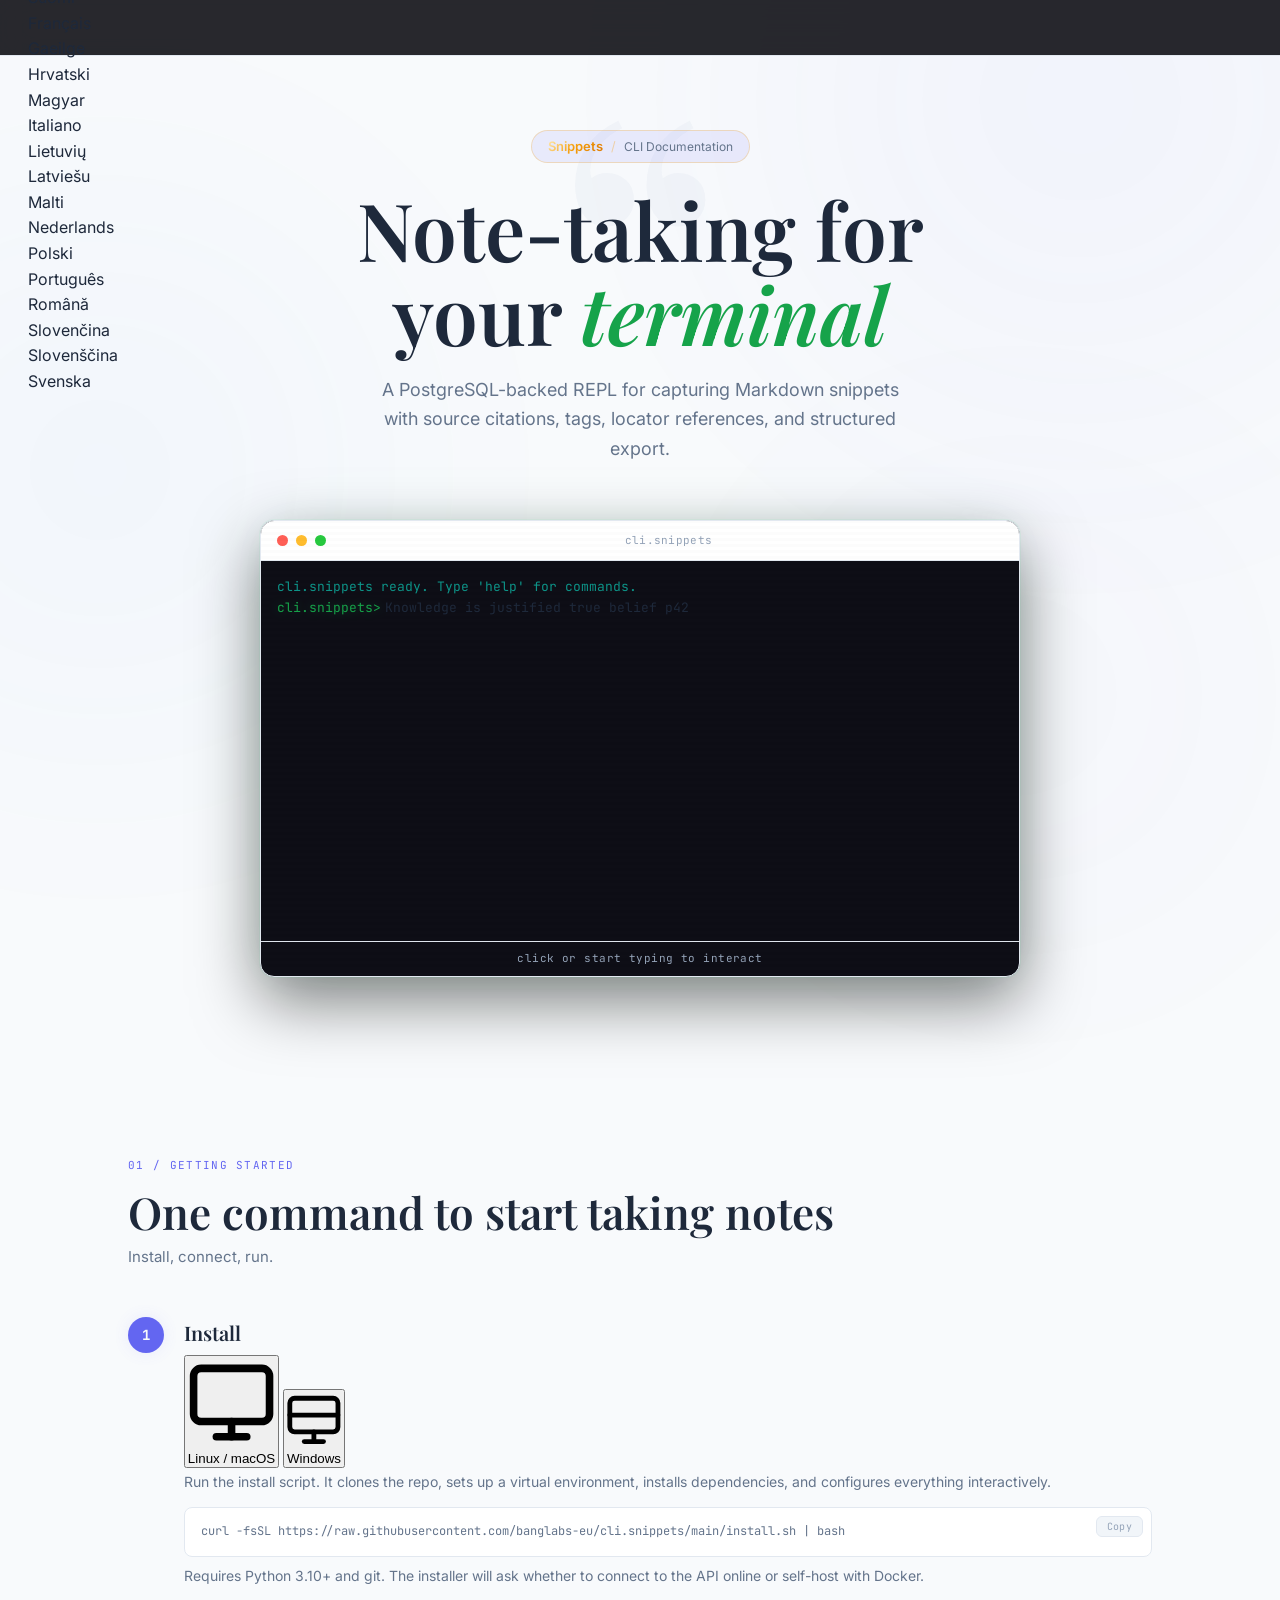
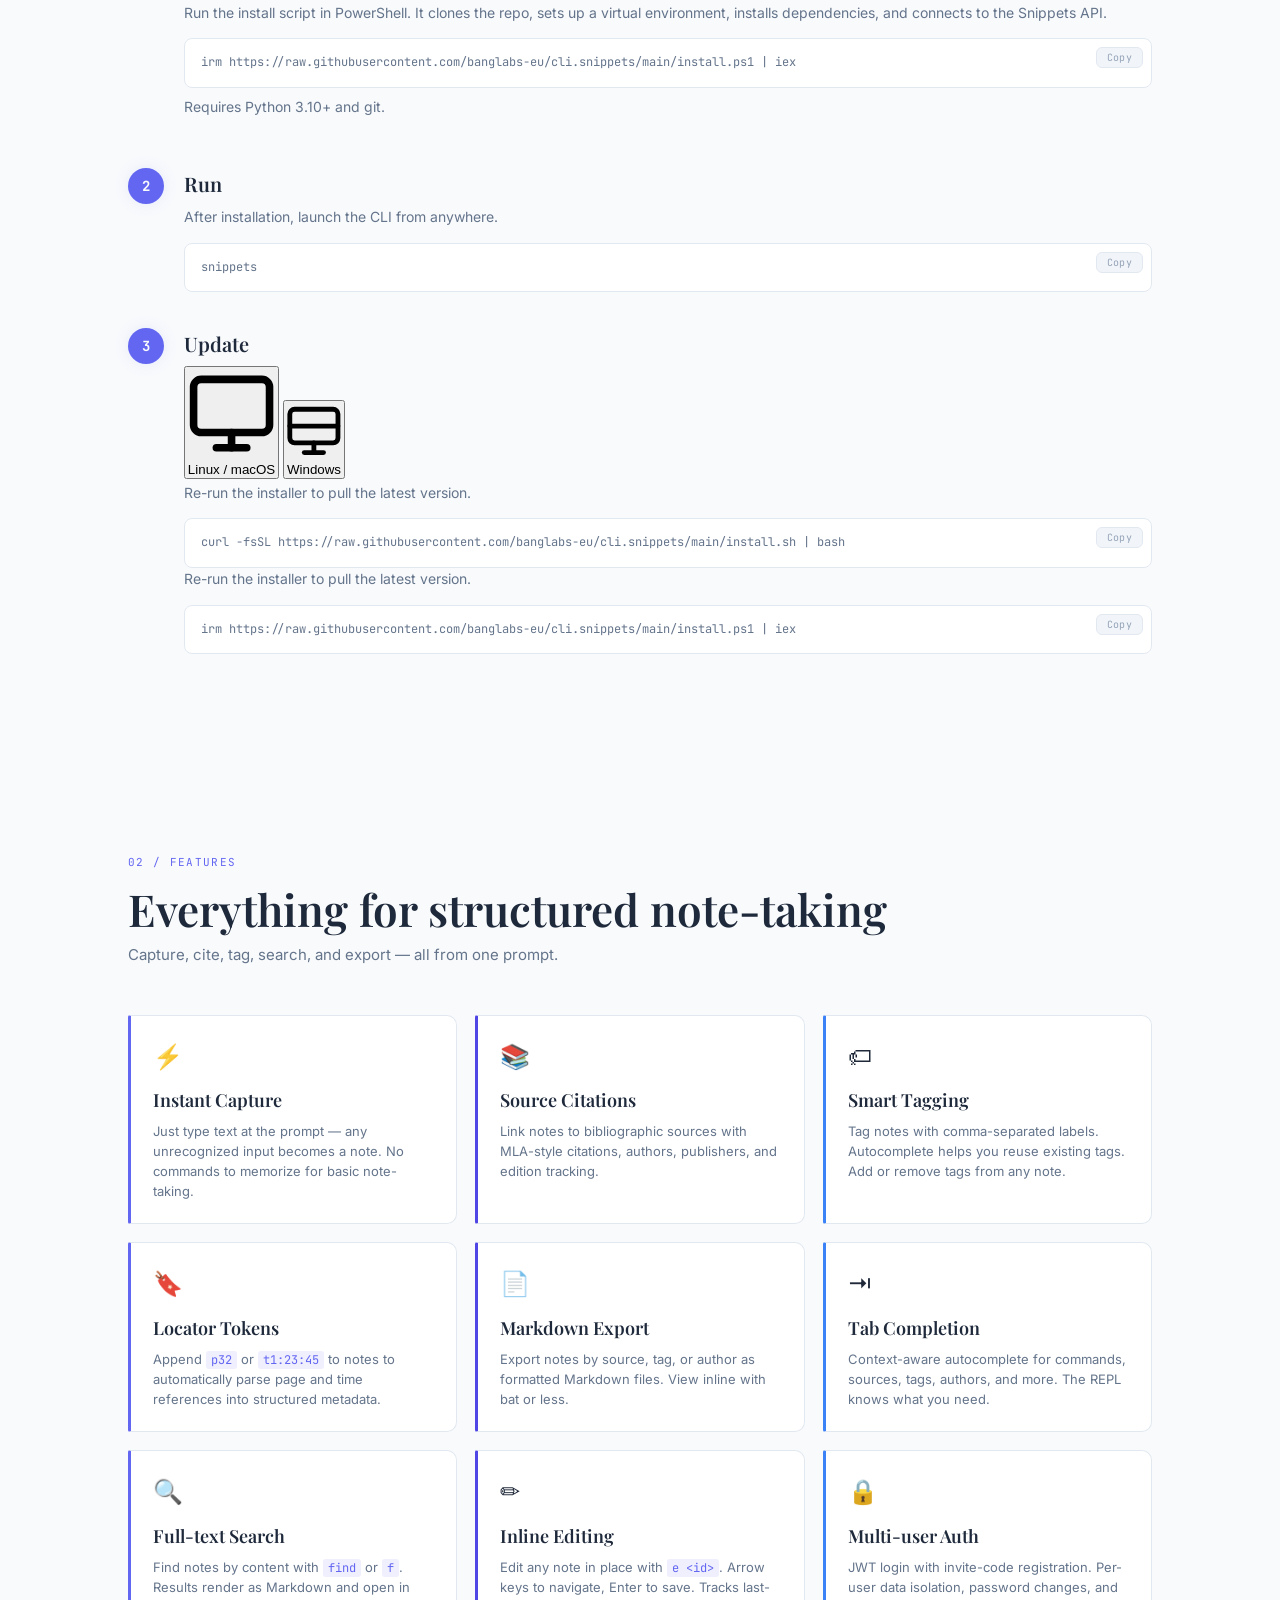
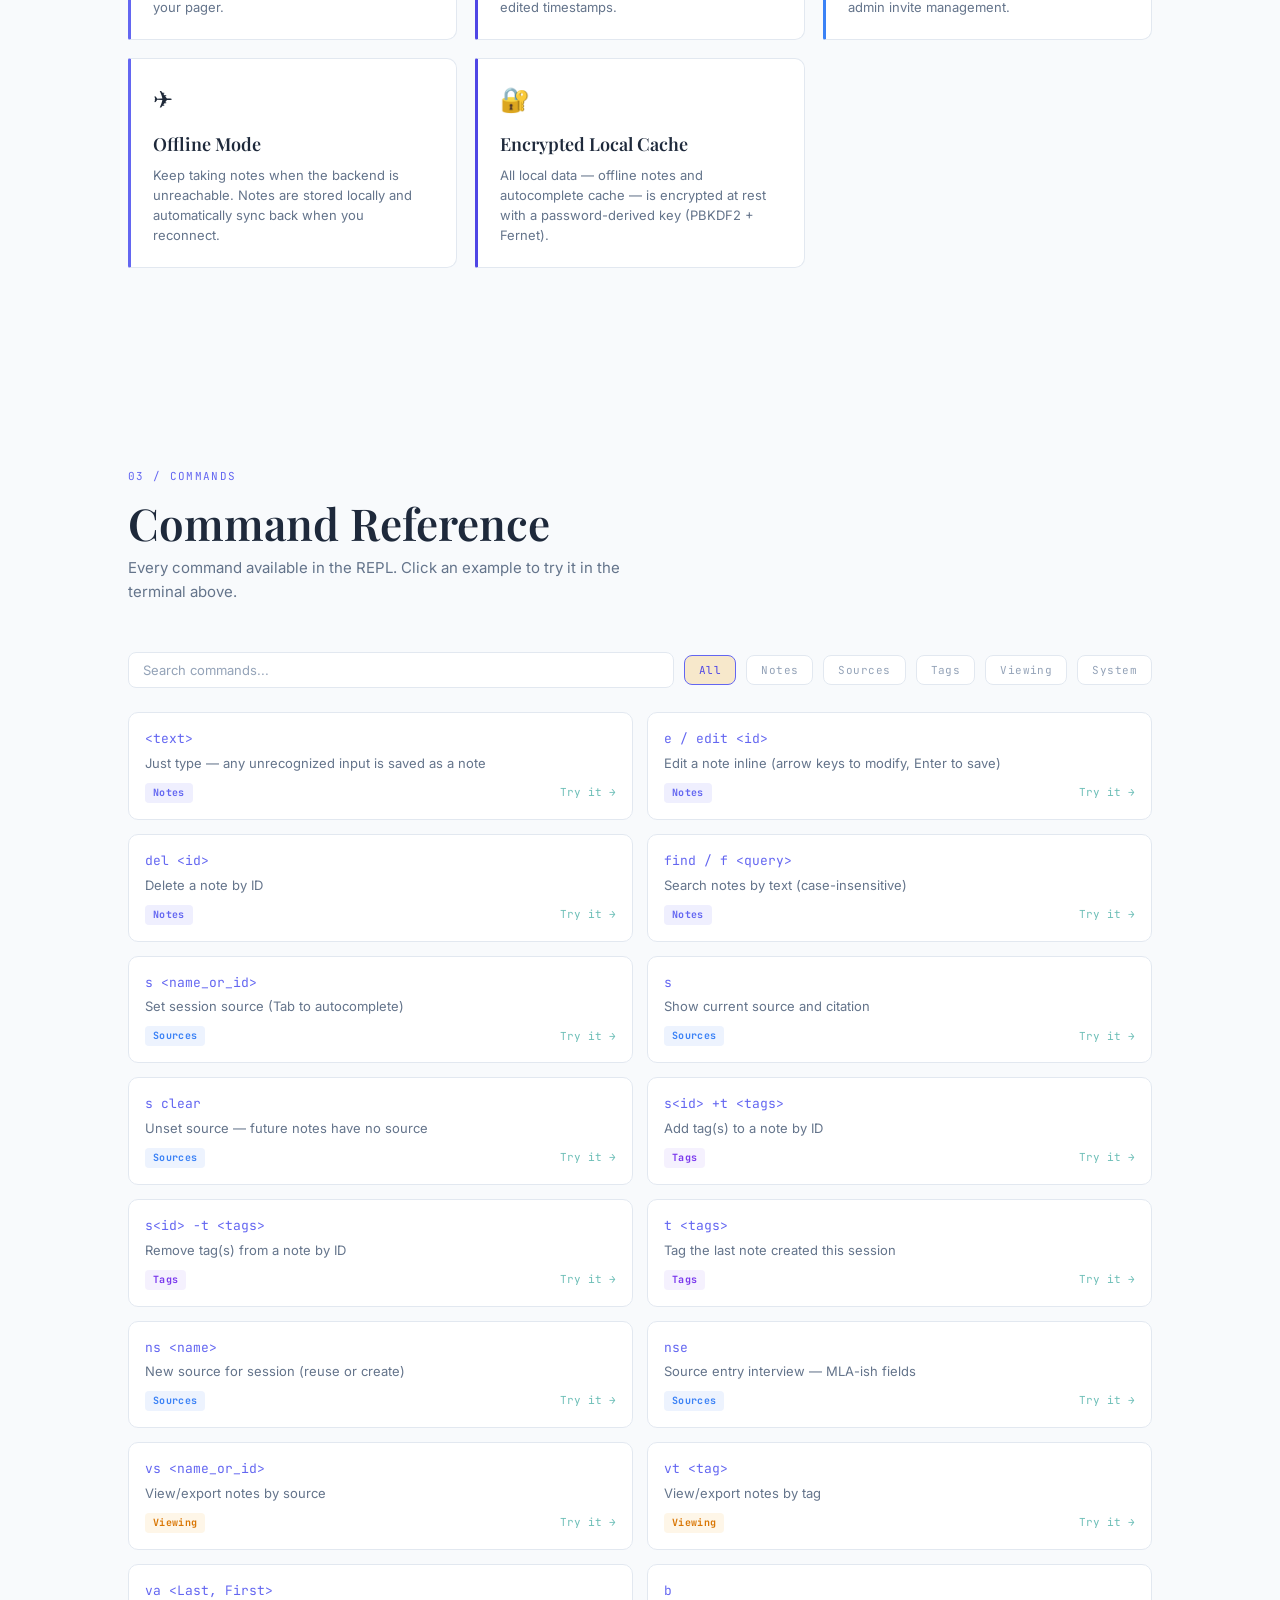
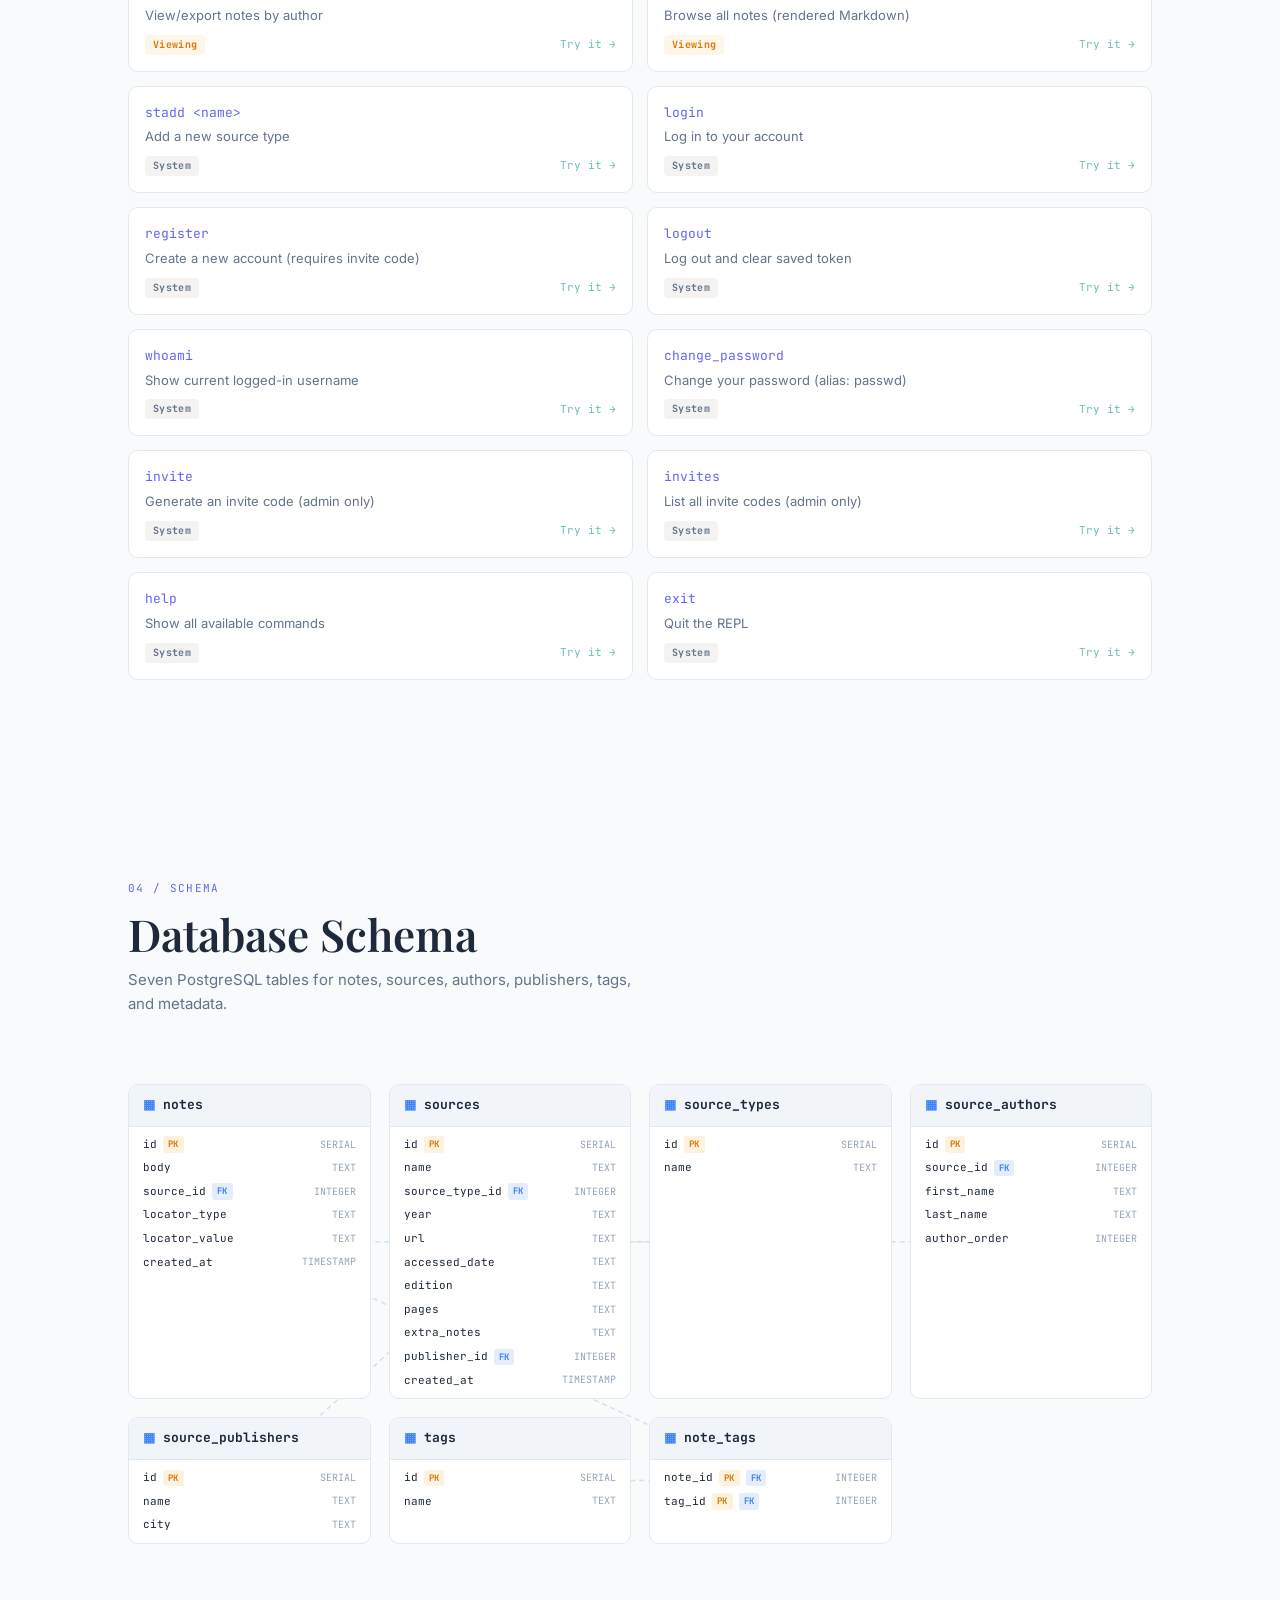
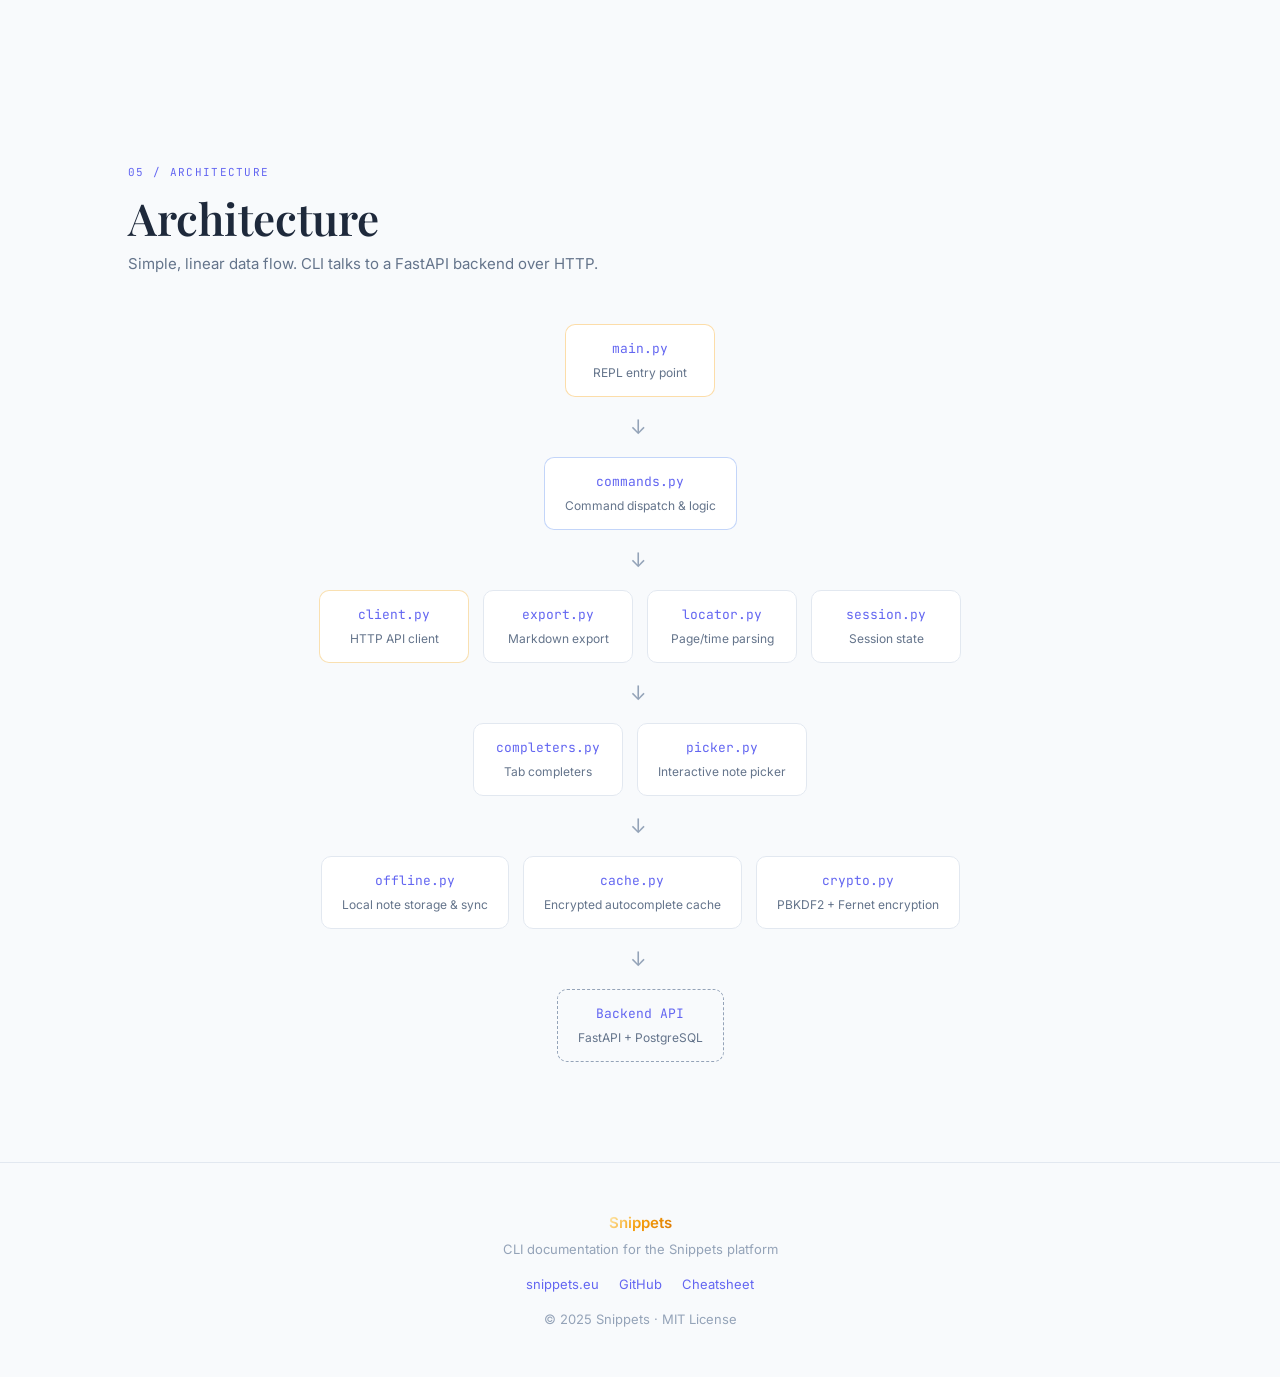
<file: docs/index.html>
<!DOCTYPE html>
<html lang="en">
<head>
<meta charset="UTF-8">
<meta name="viewport" content="width=device-width, initial-scale=1.0">
<title>cli.snippets — Note-taking for your terminal</title>
<link rel="preconnect" href="https://fonts.googleapis.com">
<link rel="preconnect" href="https://fonts.gstatic.com" crossorigin>
<link rel="icon" href="data:image/svg+xml,<svg xmlns='http://www.w3.org/2000/svg' viewBox='0 0 32 32'><rect width='32' height='32' rx='6' fill='%236366f1'/><text x='16' y='23' text-anchor='middle' font-family='monospace' font-size='16' font-weight='bold' fill='%23ffffff'>{S}</text></svg>">
<link rel="stylesheet" href="shared.css">
<link rel="stylesheet" href="index.css">
<script>
(function(){
  var p=new URLSearchParams(location.search).get('theme');
  if(p==='light'||p==='dark'){localStorage.setItem('snippets-theme',p);document.documentElement.setAttribute('data-theme',p);return}
  var t=localStorage.getItem('snippets-theme');
  if(t)document.documentElement.setAttribute('data-theme',t);
  if(window.matchMedia('(prefers-color-scheme:light)').matches)
    document.documentElement.classList.add('prefers-light');
})();
</script>
</head>
<body>

<!-- Atmosphere -->
<div class="bg-glow bg-glow-1"></div>
<div class="bg-glow bg-glow-2"></div>
<div class="bg-glow bg-glow-3"></div>

<!-- Navigation -->
<nav class="nav" id="nav">
  <div class="nav-inner">
    <a href="https://snippets.eu" class="nav-logo">
      <span class="logo-mark">{S}</span>
      <span class="logo-text">cli.snippets</span>
    </a>
    <div class="nav-links" id="nav-links">
      <a href="#hero">Try It</a>
      <a href="#setup">Setup</a>
      <a href="#features">Features</a>
      <a href="#commands">Commands</a>
      <a href="#schema">Schema</a>
      <a href="#architecture">Architecture</a>
      <a href="cheatsheet.html" target="_blank">Cheatsheet</a>
    </div>
    <div class="nav-actions">
      <button class="theme-toggle" id="theme-toggle" aria-label="Toggle theme">
        <svg class="icon-auto" width="18" height="18" viewBox="0 0 24 24" fill="none" stroke="currentColor" stroke-width="2" stroke-linecap="round" stroke-linejoin="round"><circle cx="12" cy="12" r="4"/><path d="M12 2v2"/><path d="M12 20v2"/><path d="M4.93 4.93l1.41 1.41"/><path d="M17.66 17.66l1.41 1.41"/><path d="M2 12h2"/><path d="M20 12h2"/><path d="M4.93 19.07l1.41-1.41"/><path d="M17.66 6.34l1.41-1.41"/></svg>
        <svg class="icon-sun" width="18" height="18" viewBox="0 0 24 24" fill="none" stroke="currentColor" stroke-width="2" stroke-linecap="round" stroke-linejoin="round"><circle cx="12" cy="12" r="5"/><path d="M12 1v2"/><path d="M12 21v2"/><path d="M4.22 4.22l1.42 1.42"/><path d="M18.36 18.36l1.42 1.42"/><path d="M1 12h2"/><path d="M21 12h2"/><path d="M4.22 19.78l1.42-1.42"/><path d="M18.36 5.64l1.42-1.42"/></svg>
        <svg class="icon-moon" width="18" height="18" viewBox="0 0 24 24" fill="none" stroke="currentColor" stroke-width="2" stroke-linecap="round" stroke-linejoin="round"><path d="M21 12.79A9 9 0 1 1 11.21 3 7 7 0 0 0 21 12.79z"/></svg>
      </button>
      <div class="lang-switcher" id="lang-switcher">
        <button class="lang-btn" id="lang-btn" aria-label="Select language">
          <svg width="18" height="18" viewBox="0 0 24 24" fill="none" stroke="currentColor" stroke-width="2" stroke-linecap="round" stroke-linejoin="round"><circle cx="12" cy="12" r="10"/><path d="M2 12h20"/><path d="M12 2a15.3 15.3 0 0 1 4 10 15.3 15.3 0 0 1-4 10 15.3 15.3 0 0 1-4-10 15.3 15.3 0 0 1 4-10z"/></svg>
          <span id="current-lang">EN</span>
          <svg class="chevron" width="14" height="14" viewBox="0 0 24 24" fill="none" stroke="currentColor" stroke-width="2"><path d="M6 9l6 6 6-6"/></svg>
        </button>
        <div class="lang-dropdown" id="lang-dropdown"></div>
      </div>
      <button class="hamburger" id="hamburger" aria-label="Menu">
        <span></span><span></span><span></span>
      </button>
    </div>
  </div>
</nav>

<!-- Hero + Terminal -->
<section id="hero">
  <div class="fade-in">
    <a href="https://snippets.eu" class="hero-org-badge">
      <span class="org-name">Snippets</span>
      <span class="org-sep">/</span>
      <span class="org-project">CLI Documentation</span>
    </a>
    <h1 class="hero-title">Note-taking for<br>your <em>terminal</em></h1>
    <p class="hero-subtitle">A PostgreSQL-backed REPL for capturing Markdown snippets with source citations, tags, locator references, and structured export.</p>
  </div>

  <div class="terminal fade-in" id="terminal">
    <div class="terminal-titlebar">
      <span class="terminal-dot red"></span>
      <span class="terminal-dot yellow"></span>
      <span class="terminal-dot green"></span>
      <span class="terminal-titlebar-text">cli.snippets</span>
    </div>
    <div class="terminal-body" id="terminal-body">
      <div class="terminal-line info">cli.snippets ready. Type 'help' for commands.</div>
      <div class="terminal-line dim"></div>
    </div>
    <div class="terminal-click-hint" id="terminal-hint">click or start typing to interact</div>
  </div>
</section>

<!-- Setup -->
<section id="setup">
  <span class="section-label fade-in">01 / Getting Started</span>
  <h2 class="section-title fade-in">One command to start taking notes</h2>
  <p class="section-subtitle fade-in">Install, connect, run.</p>
  <div class="setup-steps fade-in">

    <div class="setup-step">
      <div class="step-number">1</div>
      <div class="step-content">
        <h3>Install</h3>
        <div class="platform-toggle" id="install-platform-toggle">
          <button class="platform-btn active" data-platform="linux">
            <svg viewBox="0 0 24 24" fill="none" stroke="currentColor" stroke-width="2" stroke-linecap="round" stroke-linejoin="round"><rect x="2" y="3" width="20" height="14" rx="2"/><path d="M8 21h8"/><path d="M12 17v4"/></svg>
            Linux / macOS
          </button>
          <button class="platform-btn" data-platform="windows">
            <svg viewBox="0 0 24 24" fill="none" stroke="currentColor" stroke-width="2" stroke-linecap="round" stroke-linejoin="round"><rect x="2" y="3" width="20" height="14" rx="2"/><path d="M8 21h8"/><path d="M12 17v4"/><path d="M2 10h20"/></svg>
            Windows
          </button>
        </div>
        <div class="platform-panel active" data-platform="linux">
          <p>Run the install script. It clones the repo, sets up a virtual environment, installs dependencies, and configures everything interactively.</p>
          <div class="code-block">
            <button class="copy-btn" data-copy="install-linux">Copy</button>
            <pre id="install-linux">curl -fsSL https://raw.githubusercontent.com/banglabs-eu/cli.snippets/main/install.sh | bash</pre>
          </div>
          <p class="setup-note">Requires Python 3.10+ and git. The installer will ask whether to connect to the API online or self-host with Docker.</p>
        </div>
        <div class="platform-panel" data-platform="windows">
          <p>Run the install script in PowerShell. It clones the repo, sets up a virtual environment, installs dependencies, and connects to the Snippets API.</p>
          <div class="code-block">
            <button class="copy-btn" data-copy="install-windows">Copy</button>
            <pre id="install-windows">irm https://raw.githubusercontent.com/banglabs-eu/cli.snippets/main/install.ps1 | iex</pre>
          </div>
          <p class="setup-note">Requires Python 3.10+ and git.</p>
        </div>
      </div>
    </div>

    <div class="setup-step">
      <div class="step-number">2</div>
      <div class="step-content">
        <h3>Run</h3>
        <p>After installation, launch the CLI from anywhere.</p>
        <div class="code-block">
          <button class="copy-btn" data-copy="run-cmd">Copy</button>
          <pre id="run-cmd">snippets</pre>
        </div>
      </div>
    </div>

    <div class="setup-step">
      <div class="step-number">3</div>
      <div class="step-content">
        <h3>Update</h3>
        <div class="platform-toggle" id="update-platform-toggle">
          <button class="platform-btn active" data-platform="linux">
            <svg viewBox="0 0 24 24" fill="none" stroke="currentColor" stroke-width="2" stroke-linecap="round" stroke-linejoin="round"><rect x="2" y="3" width="20" height="14" rx="2"/><path d="M8 21h8"/><path d="M12 17v4"/></svg>
            Linux / macOS
          </button>
          <button class="platform-btn" data-platform="windows">
            <svg viewBox="0 0 24 24" fill="none" stroke="currentColor" stroke-width="2" stroke-linecap="round" stroke-linejoin="round"><rect x="2" y="3" width="20" height="14" rx="2"/><path d="M8 21h8"/><path d="M12 17v4"/><path d="M2 10h20"/></svg>
            Windows
          </button>
        </div>
        <div class="platform-panel active" data-platform="linux">
          <p>Re-run the installer to pull the latest version.</p>
          <div class="code-block">
            <button class="copy-btn" data-copy="update-linux">Copy</button>
            <pre id="update-linux">curl -fsSL https://raw.githubusercontent.com/banglabs-eu/cli.snippets/main/install.sh | bash</pre>
          </div>
        </div>
        <div class="platform-panel" data-platform="windows">
          <p>Re-run the installer to pull the latest version.</p>
          <div class="code-block">
            <button class="copy-btn" data-copy="update-windows">Copy</button>
            <pre id="update-windows">irm https://raw.githubusercontent.com/banglabs-eu/cli.snippets/main/install.ps1 | iex</pre>
          </div>
        </div>
      </div>
    </div>

  </div>
</section>

<!-- Features -->
<section id="features">
  <span class="section-label fade-in">02 / Features</span>
  <h2 class="section-title fade-in">Everything for structured note-taking</h2>
  <p class="section-subtitle fade-in">Capture, cite, tag, search, and export &mdash; all from one prompt.</p>
  <div class="features-grid stagger">
    <div class="card feature-card fade-in">
      <span class="feature-icon">&#9889;</span>
      <h3>Instant Capture</h3>
      <p>Just type text at the prompt &mdash; any unrecognized input becomes a note. No commands to memorize for basic note-taking.</p>
    </div>
    <div class="card feature-card fade-in">
      <span class="feature-icon">&#128218;</span>
      <h3>Source Citations</h3>
      <p>Link notes to bibliographic sources with MLA-style citations, authors, publishers, and edition tracking.</p>
    </div>
    <div class="card feature-card fade-in">
      <span class="feature-icon">&#127991;</span>
      <h3>Smart Tagging</h3>
      <p>Tag notes with comma-separated labels. Autocomplete helps you reuse existing tags. Add or remove tags from any note.</p>
    </div>
    <div class="card feature-card fade-in">
      <span class="feature-icon">&#128278;</span>
      <h3>Locator Tokens</h3>
      <p>Append <code>p32</code> or <code>t1:23:45</code> to notes to automatically parse page and time references into structured metadata.</p>
    </div>
    <div class="card feature-card fade-in">
      <span class="feature-icon">&#128196;</span>
      <h3>Markdown Export</h3>
      <p>Export notes by source, tag, or author as formatted Markdown files. View inline with bat or less.</p>
    </div>
    <div class="card feature-card fade-in">
      <span class="feature-icon">&#8677;</span>
      <h3>Tab Completion</h3>
      <p>Context-aware autocomplete for commands, sources, tags, authors, and more. The REPL knows what you need.</p>
    </div>
    <div class="card feature-card fade-in">
      <span class="feature-icon">&#128269;</span>
      <h3>Full-text Search</h3>
      <p>Find notes by content with <code>find</code> or <code>f</code>. Results render as Markdown and open in your pager.</p>
    </div>
    <div class="card feature-card fade-in">
      <span class="feature-icon">&#9999;</span>
      <h3>Inline Editing</h3>
      <p>Edit any note in place with <code>e &lt;id&gt;</code>. Arrow keys to navigate, Enter to save. Tracks last-edited timestamps.</p>
    </div>
    <div class="card feature-card fade-in">
      <span class="feature-icon">&#128274;</span>
      <h3>Multi-user Auth</h3>
      <p>JWT login with invite-code registration. Per-user data isolation, password changes, and admin invite management.</p>
    </div>
    <div class="card feature-card fade-in">
      <span class="feature-icon">&#9992;</span>
      <h3>Offline Mode</h3>
      <p>Keep taking notes when the backend is unreachable. Notes are stored locally and automatically sync back when you reconnect.</p>
    </div>
    <div class="card feature-card fade-in">
      <span class="feature-icon">&#128272;</span>
      <h3>Encrypted Local Cache</h3>
      <p>All local data &mdash; offline notes and autocomplete cache &mdash; is encrypted at rest with a password-derived key (PBKDF2 + Fernet).</p>
    </div>
  </div>
</section>

<!-- Commands -->
<section id="commands">
  <span class="section-label fade-in">03 / Commands</span>
  <h2 class="section-title fade-in">Command Reference</h2>
  <p class="section-subtitle fade-in">Every command available in the REPL. Click an example to try it in the terminal above.</p>

  <div class="commands-toolbar fade-in">
    <input type="text" class="commands-search" id="commands-search" placeholder="Search commands...">
    <button class="filter-btn active" data-filter="all">All</button>
    <button class="filter-btn" data-filter="notes">Notes</button>
    <button class="filter-btn" data-filter="sources">Sources</button>
    <button class="filter-btn" data-filter="tags">Tags</button>
    <button class="filter-btn" data-filter="viewing">Viewing</button>
    <button class="filter-btn" data-filter="system">System</button>
  </div>

  <div class="commands-grid" id="commands-grid"></div>
</section>

<!-- Schema -->
<section id="schema">
  <span class="section-label fade-in">04 / Schema</span>
  <h2 class="section-title fade-in">Database Schema</h2>
  <p class="section-subtitle fade-in">Seven PostgreSQL tables for notes, sources, authors, publishers, tags, and metadata.</p>
  <div class="schema-container fade-in" id="schema-container">
    <svg class="schema-svg" id="schema-svg"></svg>
    <div class="schema-grid" id="schema-grid"></div>
  </div>
</section>

<!-- Architecture -->
<section id="architecture">
  <span class="section-label fade-in">05 / Architecture</span>
  <h2 class="section-title fade-in">Architecture</h2>
  <p class="section-subtitle fade-in">Simple, linear data flow. CLI talks to a FastAPI backend over HTTP.</p>
  <div class="arch-flow fade-in">
    <div class="arch-row">
      <div class="card arch-card entry">
        <div class="filename">main.py</div>
        <div class="filedesc">REPL entry point</div>
      </div>
    </div>
    <div class="arch-arrow">&darr;</div>
    <div class="arch-row">
      <div class="card arch-card core">
        <div class="filename">commands.py</div>
        <div class="filedesc">Command dispatch &amp; logic</div>
      </div>
    </div>
    <div class="arch-arrow">&darr;</div>
    <div class="arch-row">
      <div class="card arch-card data">
        <div class="filename">client.py</div>
        <div class="filedesc">HTTP API client</div>
      </div>
      <div class="card arch-card">
        <div class="filename">export.py</div>
        <div class="filedesc">Markdown export</div>
      </div>
      <div class="card arch-card">
        <div class="filename">locator.py</div>
        <div class="filedesc">Page/time parsing</div>
      </div>
      <div class="card arch-card">
        <div class="filename">session.py</div>
        <div class="filedesc">Session state</div>
      </div>
    </div>
    <div class="arch-arrow">&darr;</div>
    <div class="arch-row">
      <div class="card arch-card">
        <div class="filename">completers.py</div>
        <div class="filedesc">Tab completers</div>
      </div>
      <div class="card arch-card">
        <div class="filename">picker.py</div>
        <div class="filedesc">Interactive note picker</div>
      </div>
    </div>
    <div class="arch-arrow">&darr;</div>
    <div class="arch-row">
      <div class="card arch-card">
        <div class="filename">offline.py</div>
        <div class="filedesc">Local note storage &amp; sync</div>
      </div>
      <div class="card arch-card">
        <div class="filename">cache.py</div>
        <div class="filedesc">Encrypted autocomplete cache</div>
      </div>
      <div class="card arch-card">
        <div class="filename">crypto.py</div>
        <div class="filedesc">PBKDF2 + Fernet encryption</div>
      </div>
    </div>
    <div class="arch-arrow">&darr;</div>
    <div class="arch-row">
      <div class="card arch-card external">
        <div class="filename">Backend API</div>
        <div class="filedesc">FastAPI + PostgreSQL</div>
      </div>
    </div>
  </div>
</section>

<!-- Footer -->
<footer>
  <a href="https://snippets.eu" class="footer-brand">Snippets</a>
  <p>CLI documentation for the Snippets platform</p>
  <div class="footer-links">
    <a href="https://snippets.eu">snippets.eu</a>
    <a href="https://github.com/banglabs-eu/cli.snippets">GitHub</a>
    <a href="cheatsheet.html">Cheatsheet</a>
  </div>
  <p class="footer-copyright">&copy; 2025 Snippets &middot; MIT License</p>
</footer>

<!-- JavaScript -->
<script>
(function() {
'use strict';

/* ═══════════════════════════════════════════
   COMMANDS DATA
   ═══════════════════════════════════════════ */
const COMMANDS = [
  { syntax: '<text>', desc: 'Just type \u2014 any unrecognized input is saved as a note', category: 'notes', example: 'Knowledge is justified true belief p42' },
  { syntax: 'e / edit <id>', desc: 'Edit a note inline (arrow keys to modify, Enter to save)', category: 'notes', example: 'e 1' },
  { syntax: 'del <id>', desc: 'Delete a note by ID', category: 'notes', example: 'del 5' },
  { syntax: 'find / f <query>', desc: 'Search notes by text (case-insensitive)', category: 'notes', example: 'find cave allegory' },
  { syntax: 's <name_or_id>', desc: 'Set session source (Tab to autocomplete)', category: 'sources', example: 's The Republic' },
  { syntax: 's', desc: 'Show current source and citation', category: 'sources', example: 's' },
  { syntax: 's clear', desc: 'Unset source \u2014 future notes have no source', category: 'sources', example: 's clear' },
  { syntax: 's<id> +t <tags>', desc: 'Add tag(s) to a note by ID', category: 'tags', example: 's1 +t ancient, plato' },
  { syntax: 's<id> -t <tags>', desc: 'Remove tag(s) from a note by ID', category: 'tags', example: 's2 -t cheese' },
  { syntax: 't <tags>', desc: 'Tag the last note created this session', category: 'tags', example: 't philosophy, epistemology' },
  { syntax: 'ns <name>', desc: 'New source for session (reuse or create)', category: 'sources', example: 'ns The Republic' },
  { syntax: 'nse', desc: 'Source entry interview \u2014 MLA-ish fields', category: 'sources', example: 'nse' },
  { syntax: 'vs <name_or_id>', desc: 'View/export notes by source', category: 'viewing', example: 'vs The Republic' },
  { syntax: 'vt <tag>', desc: 'View/export notes by tag', category: 'viewing', example: 'vt philosophy' },
  { syntax: 'va <Last, First>', desc: 'View/export notes by author', category: 'viewing', example: 'va Plato' },
  { syntax: 'b', desc: 'Browse all notes (rendered Markdown)', category: 'viewing', example: 'b' },
  { syntax: 'stadd <name>', desc: 'Add a new source type', category: 'system', example: 'stadd Podcast' },
  { syntax: 'login', desc: 'Log in to your account', category: 'system', example: 'login' },
  { syntax: 'register', desc: 'Create a new account (requires invite code)', category: 'system', example: 'register' },
  { syntax: 'logout', desc: 'Log out and clear saved token', category: 'system', example: 'logout' },
  { syntax: 'whoami', desc: 'Show current logged-in username', category: 'system', example: 'whoami' },
  { syntax: 'change_password', desc: 'Change your password (alias: passwd)', category: 'system', example: 'passwd' },
  { syntax: 'invite', desc: 'Generate an invite code (admin only)', category: 'system', example: 'invite' },
  { syntax: 'invites', desc: 'List all invite codes (admin only)', category: 'system', example: 'invites' },
  { syntax: 'help', desc: 'Show all available commands', category: 'system', example: 'help' },
  { syntax: 'exit', desc: 'Quit the REPL', category: 'system', example: 'exit' },
];

const CATEGORY_LABELS = {
  notes: 'Notes', sources: 'Sources', tags: 'Tags', viewing: 'Viewing', system: 'System'
};
const CATEGORY_BADGE = {
  notes: 'badge-notes', sources: 'badge-sources', tags: 'badge-tags', viewing: 'badge-viewing', system: 'badge-system'
};

/* ═══════════════════════════════════════════
   SCHEMA DATA
   ═══════════════════════════════════════════ */
const SCHEMA_TABLES = [
  {
    name: 'notes', fields: [
      { name: 'id', type: 'SERIAL', pk: true },
      { name: 'body', type: 'TEXT' },
      { name: 'source_id', type: 'INTEGER', fk: 'sources' },
      { name: 'locator_type', type: 'TEXT' },
      { name: 'locator_value', type: 'TEXT' },
      { name: 'created_at', type: 'TIMESTAMP' },
    ]
  },
  {
    name: 'sources', fields: [
      { name: 'id', type: 'SERIAL', pk: true },
      { name: 'name', type: 'TEXT' },
      { name: 'source_type_id', type: 'INTEGER', fk: 'source_types' },
      { name: 'year', type: 'TEXT' },
      { name: 'url', type: 'TEXT' },
      { name: 'accessed_date', type: 'TEXT' },
      { name: 'edition', type: 'TEXT' },
      { name: 'pages', type: 'TEXT' },
      { name: 'extra_notes', type: 'TEXT' },
      { name: 'publisher_id', type: 'INTEGER', fk: 'source_publishers' },
      { name: 'created_at', type: 'TIMESTAMP' },
    ]
  },
  {
    name: 'source_types', fields: [
      { name: 'id', type: 'SERIAL', pk: true },
      { name: 'name', type: 'TEXT' },
    ]
  },
  {
    name: 'source_authors', fields: [
      { name: 'id', type: 'SERIAL', pk: true },
      { name: 'source_id', type: 'INTEGER', fk: 'sources' },
      { name: 'first_name', type: 'TEXT' },
      { name: 'last_name', type: 'TEXT' },
      { name: 'author_order', type: 'INTEGER' },
    ]
  },
  {
    name: 'source_publishers', fields: [
      { name: 'id', type: 'SERIAL', pk: true },
      { name: 'name', type: 'TEXT' },
      { name: 'city', type: 'TEXT' },
    ]
  },
  {
    name: 'tags', fields: [
      { name: 'id', type: 'SERIAL', pk: true },
      { name: 'name', type: 'TEXT' },
    ]
  },
  {
    name: 'note_tags', fields: [
      { name: 'note_id', type: 'INTEGER', fk: 'notes', pk: true },
      { name: 'tag_id', type: 'INTEGER', fk: 'tags', pk: true },
    ]
  },
];

/* ═══════════════════════════════════════════
   TERMINAL SIMULATOR
   ═══════════════════════════════════════════ */
class TerminalSimulator {
  constructor(bodyEl, hintEl) {
    this.body = bodyEl;
    this.hint = hintEl;
    this.history = [];
    this.historyIndex = -1;
    this.notes = [];
    this.sources = [];
    this.sourceTypes = [
      { id: 1, name: 'Book' },
      { id: 2, name: 'Article' },
      { id: 3, name: 'Magazine' },
      { id: 4, name: 'YouTube Video' },
      { id: 5, name: 'Other' },
    ];
    this.publishers = [];
    this.tags = [];
    this.noteTags = {};
    this.authors = [];
    this.currentSourceId = null;
    this.sessionNoteIds = [];
    this.lastNoteId = null;
    this.nextNoteId = 1;
    this.nextSourceId = 1;
    this.nextTagId = 1;
    this.nextPublisherId = 1;
    this.nextAuthorId = 1;
    this.interviewMode = null;
    this.demoRunning = false;
    this.demoStopped = false;
    this.inputEl = null;
    this._createInputLine();
  }

  get promptText() {
    if (this.interviewMode) return '';
    if (this.currentSourceId) {
      const src = this.sources.find(s => s.id === this.currentSourceId);
      return `cli.snippets [${src ? src.name : '?'}]> `;
    }
    return 'cli.snippets> ';
  }

  _createInputLine() {
    const existing = this.body.querySelector('.terminal-input-line');
    if (existing) existing.remove();
    const line = document.createElement('div');
    line.className = 'terminal-input-line';
    const prompt = document.createElement('span');
    prompt.className = 'terminal-prompt mono';
    prompt.textContent = this.promptText;
    line.appendChild(prompt);
    const input = document.createElement('input');
    input.type = 'text';
    input.className = 'terminal-input mono';
    input.spellcheck = false;
    input.autocomplete = 'off';
    line.appendChild(input);
    this.body.appendChild(line);
    this.inputEl = input;
    input.addEventListener('keydown', (e) => this._onKey(e));
  }

  _scrollToBottom() { this.body.scrollTop = this.body.scrollHeight; }

  _addLine(text, cls = '') {
    const div = document.createElement('div');
    div.className = 'terminal-line' + (cls ? ' ' + cls : '');
    div.textContent = text;
    const inputLine = this.body.querySelector('.terminal-input-line');
    this.body.insertBefore(div, inputLine);
    this._scrollToBottom();
  }

  _addLines(lines, cls = '') { lines.forEach(l => this._addLine(l, cls)); }

  _onKey(e) {
    if (e.key === 'Enter') {
      this._submitCommand(this.inputEl.value);
    } else if (e.key === 'ArrowUp') {
      e.preventDefault();
      if (this.history.length > 0 && this.historyIndex < this.history.length - 1) {
        this.historyIndex++;
        this.inputEl.value = this.history[this.history.length - 1 - this.historyIndex];
      }
    } else if (e.key === 'ArrowDown') {
      e.preventDefault();
      if (this.historyIndex > 0) {
        this.historyIndex--;
        this.inputEl.value = this.history[this.history.length - 1 - this.historyIndex];
      } else {
        this.historyIndex = -1;
        this.inputEl.value = '';
      }
    }
  }

  _submitCommand(val) {
    this._addLine(this.promptText + val);
    this.inputEl.value = '';
    this.historyIndex = -1;
    if (val.trim()) this.history.push(val.trim());
    if (this.interviewMode) this._handleInterview(val.trim());
    else this._dispatch(val.trim());
    this._refreshPrompt();
    this._scrollToBottom();
    if (!this.demoRunning) this.inputEl.focus();
    else this.inputEl.focus({ preventScroll: true });
  }

  _refreshPrompt() {
    const promptEl = this.body.querySelector('.terminal-input-line .terminal-prompt');
    if (promptEl) promptEl.textContent = this.promptText;
  }

  focus() { if (this.inputEl) this.inputEl.focus({ preventScroll: true }); }

  _parseLocator(text) {
    const trimmed = text.trimEnd();
    const timeRe = /\s+(t\d{1,2}:\d{2}(?::\d{2})?)\s*$/i;
    let m = timeRe.exec(trimmed);
    if (m) {
      return { body: trimmed.slice(0, m.index).trimEnd(), type: 'time', value: m[1].slice(1) };
    }
    const pageRe = /\s+(pp?\.?\s*\d+(?:\s*-\s*\d+)?)\s*$/i;
    m = pageRe.exec(trimmed);
    if (m) {
      const value = m[1].replace(/^pp?\.?\s*/i, '').trim();
      return { body: trimmed.slice(0, m.index).trimEnd(), type: 'page', value };
    }
    return { body: text, type: null, value: null };
  }

  _buildCitation(sourceId) {
    const src = this.sources.find(s => s.id === sourceId);
    if (!src) return '';
    const parts = [];
    const auths = this.authors.filter(a => a.source_id === sourceId).sort((a, b) => a.author_order - b.author_order);
    if (auths.length) {
      const strs = auths.map(a => {
        if (a.last_name && a.first_name) return `${a.last_name}, ${a.first_name}`;
        return a.last_name || a.first_name || '';
      }).filter(Boolean);
      if (strs.length === 1) parts.push(strs[0] + '.');
      else if (strs.length === 2) parts.push(`${strs[0]}, and ${strs[1]}.`);
      else if (strs.length > 2) parts.push(`${strs[0]}, et al.`);
    }
    parts.push(`*${src.name}*.`);
    if (src.source_type_id) {
      const st = this.sourceTypes.find(t => t.id === src.source_type_id);
      if (st) parts.push(st.name + '.');
    }
    if (src.edition) parts.push(`${src.edition} ed.`);
    if (src.publisher_id) {
      const pub = this.publishers.find(p => p.id === src.publisher_id);
      if (pub) {
        let ps = pub.name;
        if (pub.city) ps = `${pub.city}: ${ps}`;
        parts.push(ps + ',');
      }
    }
    if (src.year) parts.push(`${src.year}.`);
    if (src.pages) parts.push(`pp. ${src.pages}.`);
    if (src.url) parts.push(src.url + '.');
    if (src.accessed_date) parts.push(`Accessed ${src.accessed_date}.`);
    return parts.join(' ');
  }

  _dispatch(input) {
    if (!input) return;
    const upper = input.toUpperCase();
    if (upper === 'EXIT' || upper === 'QUIT') { this._addLine('Bye!', 'success'); return; }
    if (upper === 'HELP') return this._cmdHelp();
    if (upper === 'B' || upper === 'BROWSE') return this._cmdBrowse();
    if (upper === 'NSE') return this._cmdNse();
    const tagRe = /^s(\d+)\s+([+-]t)\s+(.+)$/i;
    const tm = tagRe.exec(input);
    if (tm) {
      const noteId = parseInt(tm[1]);
      const op = tm[2].toLowerCase();
      if (op === '+t') return this._cmdNoteAddTags(noteId, tm[3]);
      else return this._cmdNoteRemoveTags(noteId, tm[3]);
    }
    const parts = input.split(/\s+(.+)/);
    const prefix = parts[0].toUpperCase();
    const arg = parts[1] || '';
    if (prefix === 'S') return this._cmdS(arg);
    if (prefix === 'T') return this._cmdT(arg);
    if (prefix === 'NS') return this._cmdNs(arg);
    if (prefix === 'VS') return this._cmdVs(arg);
    if (prefix === 'VT') return this._cmdVt(arg);
    if (prefix === 'VA') return this._cmdVa(arg);
    if (prefix === 'STADD') return this._cmdStadd(arg);
    this._cmdNote(input);
  }

  _cmdHelp() {
    this._addLines([
      '', 'Commands:',
      '  <text>             Just type \u2014 saved as a note',
      '  s <name_or_id>     Set session source',
      '  s clear            Unset source',
      '  s<id> +t <tags>    Add tag(s) to note',
      '  s<id> -t <tags>    Remove tag(s) from note',
      '  t <tags>           Tag the last note',
      '  b                  Browse all notes',
      '  ns <name>          New source for session',
      '  nse                Source entry interview',
      '  vs <name_or_id>    View/export notes by source',
      '  vt <tag>           View/export notes by tag',
      '  va <Last, First>   View/export notes by author',
      '  stadd <name>       Add a new source type',
      '  help               Show this help',
      '  exit               Quit', '',
      'Locator tokens (append to end of note):',
      '  p32       Page 32        pp. 10-15   Pages 10-15',
      '  t1:23:45  Time 1:23:45', '',
    ], 'output');
  }

  _cmdNote(text) {
    if (!text.trim()) return;
    const { body, type, value } = this._parseLocator(text);
    const id = this.nextNoteId++;
    this.notes.push({ id, body, source_id: this.currentSourceId, locator_type: type, locator_value: value });
    this.sessionNoteIds.push(id);
    this.lastNoteId = id;
    const p = [`Saved note #${id}`];
    if (this.currentSourceId) {
      const src = this.sources.find(s => s.id === this.currentSourceId);
      if (src) p.push(`linked to "${src.name}"`);
    }
    if (type) p.push(`${type}=${value}`);
    this._addLine(p.join(' | '), 'success');
  }

  _resolveSource(arg) {
    if (/^\d+$/.test(arg)) {
      const s = this.sources.find(s => s.id === parseInt(arg));
      return s ? s.id : null;
    }
    const exact = this.sources.find(s => s.name.toLowerCase() === arg.toLowerCase());
    if (exact) return exact.id;
    const partial = this.sources.find(s => s.name.toLowerCase().includes(arg.toLowerCase()));
    return partial ? partial.id : null;
  }

  _cmdS(arg) {
    arg = arg.trim();
    if (!arg) {
      if (this.currentSourceId) {
        const src = this.sources.find(s => s.id === this.currentSourceId);
        if (src) {
          const citation = this._buildCitation(this.currentSourceId);
          this._addLine(`Current source: "${src.name}" (id:${src.id})`, 'info');
          if (citation) this._addLine('  ' + citation, 'output');
          return;
        }
      }
      this._addLine('No source set. Use: s <name_or_id>', 'output');
      return;
    }
    if (arg.toLowerCase() === 'clear' || arg.toLowerCase() === 'none') {
      this.currentSourceId = null;
      this._addLine('Source cleared. Future notes will have no source.', 'output');
      return;
    }
    const id = this._resolveSource(arg);
    if (id === null) {
      this._addLine(`Source "${arg}" not found. Use ns <name> to create one.`, 'error');
      return;
    }
    this.currentSourceId = id;
    const src = this.sources.find(s => s.id === id);
    this._addLine(`Source set: "${src.name}" (id:${id})`, 'success');
    const sourceless = this.sessionNoteIds.filter(nid => {
      const n = this.notes.find(nn => nn.id === nid);
      return n && !n.source_id;
    });
    if (sourceless.length) {
      sourceless.forEach(nid => {
        const n = this.notes.find(nn => nn.id === nid);
        if (n) n.source_id = id;
      });
      this._addLine(`Linked ${sourceless.length} previous session note(s).`, 'info');
    }
  }

  _cmdT(tagsStr) {
    if (!this.lastNoteId) { this._addLine('No note created this session yet.', 'error'); return; }
    this._cmdNoteAddTags(this.lastNoteId, tagsStr);
  }

  _cmdNoteAddTags(noteId, tagsStr) {
    const note = this.notes.find(n => n.id === noteId);
    if (!note) { this._addLine(`Note #${noteId} not found.`, 'error'); return; }
    const names = tagsStr.split(',').map(t => t.trim().toLowerCase()).filter(Boolean);
    if (!names.length) { this._addLine('No tags specified.', 'error'); return; }
    names.forEach(name => {
      let tag = this.tags.find(t => t.name === name);
      if (!tag) { tag = { id: this.nextTagId++, name }; this.tags.push(tag); }
      if (!this.noteTags[noteId]) this.noteTags[noteId] = [];
      if (!this.noteTags[noteId].includes(tag.id)) this.noteTags[noteId].push(tag.id);
    });
    this._addLine(`#${noteId} +t ${names.join(', ')}`, 'success');
  }

  _cmdNoteRemoveTags(noteId, tagsStr) {
    const note = this.notes.find(n => n.id === noteId);
    if (!note) { this._addLine(`Note #${noteId} not found.`, 'error'); return; }
    const names = tagsStr.split(',').map(t => t.trim().toLowerCase()).filter(Boolean);
    const removed = [];
    names.forEach(name => {
      const tag = this.tags.find(t => t.name === name);
      if (tag && this.noteTags[noteId]) {
        this.noteTags[noteId] = this.noteTags[noteId].filter(id => id !== tag.id);
        removed.push(name);
      } else {
        this._addLine(`Tag '${name}' not found.`, 'error');
      }
    });
    if (removed.length) this._addLine(`#${noteId} -t ${removed.join(', ')}`, 'success');
  }

  _cmdBrowse() {
    if (!this.notes.length) { this._addLine('No notes yet.', 'output'); return; }
    this._addLine('', '');
    this.notes.forEach(n => {
      let line = `  #${n.id}: ${n.body}`;
      if (n.locator_type) line += ` [${n.locator_type}=${n.locator_value}]`;
      if (n.source_id) {
        const src = this.sources.find(s => s.id === n.source_id);
        if (src) line += ` (${src.name})`;
      }
      const tagIds = this.noteTags[n.id] || [];
      if (tagIds.length) {
        const tagNames = tagIds.map(tid => this.tags.find(t => t.id === tid)).filter(Boolean).map(t => t.name);
        if (tagNames.length) line += ` [${tagNames.join(', ')}]`;
      }
      this._addLine(line, 'output');
    });
    this._addLine(`(${this.notes.length} notes)`, 'dim');
    this._addLine('', '');
  }

  _cmdNs(arg) {
    const name = arg.trim();
    if (!name) { this._addLine('Usage: ns <source_name>', 'error'); return; }
    const existing = this._resolveSource(name);
    if (existing) {
      this.currentSourceId = existing;
      const src = this.sources.find(s => s.id === existing);
      this._addLine(`Source set: "${src.name}" (id:${existing})`, 'success');
      return;
    }
    this._startInterview(name);
  }

  _cmdNse() { this._startInterview(null); }

  _startInterview(prefilledName) {
    this._addLine('=== Source Entry Interview ===', 'accent');
    const data = {
      name: null, source_type_id: null, year: null, url: null,
      accessed_date: null, edition: null, pages: null, extra_notes: null,
      publisher_name: null, publisher_city: null, publisher_id: null,
      authors: [],
    };
    if (prefilledName) {
      data.name = prefilledName;
      this._addLine(`Source title: ${prefilledName}`, 'output');
      this._showSourceTypes();
      this.interviewMode = { step: 'type', data };
    } else {
      this.interviewMode = { step: 'title', data };
      this._setInterviewPrompt('Source title: ');
    }
  }

  _showSourceTypes() {
    this._addLine('Source types:', 'output');
    this.sourceTypes.forEach(t => this._addLine(`  ${t.id}. ${t.name}`, 'output'));
    this._setInterviewPrompt('Source type (name or #, Enter to skip): ');
  }

  _setInterviewPrompt(text) {
    const promptEl = this.body.querySelector('.terminal-input-line .terminal-prompt');
    if (promptEl) promptEl.textContent = text;
  }

  _handleInterview(val) {
    const im = this.interviewMode;
    if (!im) return;
    const d = im.data;
    switch (im.step) {
      case 'title':
        if (!val) { this._addLine('Cancelled.', 'output'); this.interviewMode = null; return; }
        d.name = val;
        this._showSourceTypes();
        im.step = 'type';
        break;
      case 'type':
        if (val) {
          if (/^\d+$/.test(val)) {
            const st = this.sourceTypes.find(t => t.id === parseInt(val));
            if (st) d.source_type_id = st.id;
          } else {
            const st = this.sourceTypes.find(t => t.name.toLowerCase() === val.toLowerCase());
            if (st) d.source_type_id = st.id;
          }
        }
        im.step = 'year';
        this._setInterviewPrompt('Year/date (Enter to skip): ');
        break;
      case 'year':
        d.year = val || null; im.step = 'url';
        this._setInterviewPrompt('URL (Enter to skip): ');
        break;
      case 'url':
        d.url = val || null; im.step = 'accessed_date';
        this._setInterviewPrompt('Accessed date (Enter to skip): ');
        break;
      case 'accessed_date':
        d.accessed_date = val || null; im.step = 'edition';
        this._setInterviewPrompt('Edition (Enter to skip): ');
        break;
      case 'edition':
        d.edition = val || null; im.step = 'pages';
        this._setInterviewPrompt('Pages (range) (Enter to skip): ');
        break;
      case 'pages':
        d.pages = val || null; im.step = 'extra_notes';
        this._setInterviewPrompt('Extra notes (Enter to skip): ');
        break;
      case 'extra_notes':
        d.extra_notes = val || null; im.step = 'publisher_name';
        this._setInterviewPrompt('Publisher name (Enter to skip): ');
        break;
      case 'publisher_name':
        d.publisher_name = val || null;
        if (val) {
          im.step = 'publisher_city';
          this._setInterviewPrompt('Publisher city (Enter to skip): ');
        } else {
          this._finishSourceCreation(d);
        }
        break;
      case 'publisher_city':
        d.publisher_city = val || null;
        this._finishSourceCreation(d);
        break;
      case 'author_last':
        if (!val) { this._finishAuthors(d); return; }
        d._currentAuthorLast = val;
        im.step = 'author_first';
        this._setInterviewPrompt(`  Author ${d.authors.length + 1} first name: `);
        break;
      case 'author_first':
        d.authors.push({
          last_name: d._currentAuthorLast,
          first_name: val || '',
          author_order: d.authors.length,
        });
        const last = d.authors[d.authors.length - 1];
        this._addLine(`    Added: ${last.last_name}, ${last.first_name}`, 'success');
        im.step = 'author_last';
        this._setInterviewPrompt(`  Author ${d.authors.length + 1} last name: `);
        break;
    }
  }

  _finishSourceCreation(d) {
    if (d.publisher_name) {
      const pub = { id: this.nextPublisherId++, name: d.publisher_name, city: d.publisher_city };
      this.publishers.push(pub);
      d.publisher_id = pub.id;
    }
    const srcId = this.nextSourceId++;
    this.sources.push({
      id: srcId, name: d.name, source_type_id: d.source_type_id,
      year: d.year, url: d.url, accessed_date: d.accessed_date,
      edition: d.edition, pages: d.pages, extra_notes: d.extra_notes,
      publisher_id: d.publisher_id,
    });
    d._sourceId = srcId;
    this._addLine(`Source created: #${srcId} - ${d.name}`, 'success');
    this._addLine('Add authors (empty last name to stop):', 'output');
    this.interviewMode.step = 'author_last';
    this._setInterviewPrompt(`  Author 1 last name: `);
  }

  _finishAuthors(d) {
    const srcId = d._sourceId;
    d.authors.forEach(a => {
      this.authors.push({
        id: this.nextAuthorId++, source_id: srcId,
        first_name: a.first_name, last_name: a.last_name,
        author_order: a.author_order,
      });
    });
    const citation = this._buildCitation(srcId);
    if (citation) this._addLine('Citation: ' + citation, 'info');
    this.currentSourceId = srcId;
    this._addLine(`Source set: id:${srcId}`, 'success');
    this.interviewMode = null;
  }

  _cmdVs(arg) {
    arg = arg.trim();
    if (!arg) { this._addLine('Usage: vs <source_name_or_id>', 'error'); return; }
    const id = this._resolveSource(arg);
    if (id === null) { this._addLine(`Source "${arg}" not found.`, 'error'); return; }
    const src = this.sources.find(s => s.id === id);
    const srcNotes = this.notes.filter(n => n.source_id === id);
    this._addLine(`Export: ./exports/source_${id}_${src.name.toLowerCase().replace(/\s+/g, '_')}.md (${srcNotes.length} notes)`, 'info');
    srcNotes.forEach(n => {
      let line = `  #${n.id}: ${n.body}`;
      if (n.locator_type) line += ` [${n.locator_type}=${n.locator_value}]`;
      this._addLine(line, 'output');
    });
  }

  _cmdVt(arg) {
    arg = arg.trim();
    if (!arg) { this._addLine('Usage: vt <tag_name>', 'error'); return; }
    const tag = this.tags.find(t => t.name === arg.toLowerCase());
    if (!tag) { this._addLine(`Tag "${arg}" not found.`, 'error'); return; }
    const taggedIds = Object.entries(this.noteTags)
      .filter(([, tids]) => tids.includes(tag.id))
      .map(([nid]) => parseInt(nid));
    const taggedNotes = this.notes.filter(n => taggedIds.includes(n.id));
    this._addLine(`Export: ./exports/tag_${tag.id}_${tag.name}.md (${taggedNotes.length} notes)`, 'info');
    taggedNotes.forEach(n => this._addLine(`  #${n.id}: ${n.body}`, 'output'));
  }

  _cmdVa(arg) {
    arg = arg.trim();
    if (!arg) { this._addLine('Usage: va <Last, First>', 'error'); return; }
    let authorLast, authorFirst = '';
    if (arg.includes(',')) {
      const parts = arg.split(',', 2);
      authorLast = parts[0].trim();
      authorFirst = parts[1].trim();
    } else {
      authorLast = arg;
    }
    const matchAuthors = this.authors.filter(a =>
      a.last_name.toLowerCase() === authorLast.toLowerCase() &&
      (!authorFirst || a.first_name.toLowerCase() === authorFirst.toLowerCase())
    );
    const sourceIds = [...new Set(matchAuthors.map(a => a.source_id))];
    const authorNotes = this.notes.filter(n => sourceIds.includes(n.source_id));
    this._addLine(`Export: ./exports/author_${authorLast.toLowerCase()}.md (${authorNotes.length} notes)`, 'info');
    authorNotes.forEach(n => this._addLine(`  #${n.id}: ${n.body}`, 'output'));
  }

  _cmdStadd(arg) {
    const name = arg.trim();
    if (!name) { this._addLine('Usage: stadd <type_name>', 'error'); return; }
    if (this.sourceTypes.find(t => t.name.toLowerCase() === name.toLowerCase())) {
      this._addLine(`Source type '${name}' already exists.`, 'error');
      return;
    }
    const id = this.sourceTypes.length + 1;
    this.sourceTypes.push({ id, name });
    this._addLine(`Source type created: #${id} - ${name}`, 'success');
  }

  async runDemo() {
    this.demoRunning = true;
    this.demoStopped = false;
    const demoScript = [
      { cmd: 'Knowledge is justified true belief p42', delay: 2000 },
      { cmd: 'The cave allegory suggests we perceive shadows p514', delay: 600 },
      { cmd: 't philosophy, epistemology', delay: 500 },
      { cmd: 's1 +t ancient, plato', delay: 500 },
      { cmd: 'ns The Republic', delay: 400 },
      { cmd: '1', delay: 300 },
      { cmd: '380 BCE', delay: 300 },
      { cmd: '', delay: 200 },
      { cmd: '', delay: 200 },
      { cmd: 'Revised', delay: 300 },
      { cmd: '', delay: 200 },
      { cmd: '', delay: 200 },
      { cmd: 'Penguin Classics', delay: 300 },
      { cmd: 'London', delay: 300 },
      { cmd: 'Plato', delay: 300 },
      { cmd: '', delay: 200 },
      { cmd: '', delay: 200 },
      { cmd: 's The Republic', delay: 500 },
      { cmd: 'Philosopher kings must rule pp. 10-15', delay: 600 },
      { cmd: 'Interesting discussion of Book VII t0:32', delay: 600 },
      { cmd: 't political-theory', delay: 400 },
      { cmd: 's', delay: 400 },
      { cmd: 's clear', delay: 400 },
      { cmd: 'A note with no source', delay: 500 },
      { cmd: 'vs The Republic', delay: 500 },
      { cmd: 'vt philosophy', delay: 500 },
      { cmd: 'va Plato', delay: 500 },
    ];
    await this._wait(1500);
    for (let i = 0; i < demoScript.length; i++) {
      const step = demoScript[i];
      if (this.demoStopped) break;
      await this._typeText(step.cmd, 30);
      if (this.demoStopped) break;
      await this._wait(step.delay);
      if (this.demoStopped) break;
      this._submitCommand(step.cmd);
      if (this.demoStopped) break;
      await this._wait(i === 0 ? 2000 : 250);
    }
    this.demoRunning = false;
  }

  _wait(ms) { return new Promise(r => setTimeout(r, ms)); }

  async _typeText(text, charDelay) {
    for (let i = 0; i < text.length; i++) {
      if (this.demoStopped) { this.inputEl.value = ''; return; }
      this.inputEl.value += text[i];
      await this._wait(charDelay);
    }
  }

  stopDemo() {
    this.demoStopped = true;
    this.demoRunning = false;
    this.inputEl.value = '';
    if (this.interviewMode) {
      this.interviewMode = null;
      this._refreshPrompt();
    }
  }
}

/* ═══════════════════════════════════════════
   INIT
   ═══════════════════════════════════════════ */
const bodyEl = document.getElementById('terminal-body');
const hintEl = document.getElementById('terminal-hint');
const terminal = new TerminalSimulator(bodyEl, hintEl);

let userInteracted = false;
function onUserInteract() {
  if (!userInteracted) {
    userInteracted = true;
    terminal.stopDemo();
    hintEl.style.display = 'none';
  }
  terminal.focus();
}

document.getElementById('terminal').addEventListener('click', onUserInteract);
document.addEventListener('keydown', function(e) {
  if (e.key.length === 1 || e.key === 'Backspace' || e.key === 'Enter') {
    const termRect = document.getElementById('terminal').getBoundingClientRect();
    if (termRect.top < window.innerHeight && termRect.bottom > 0) {
      onUserInteract();
    }
  }
});

terminal.runDemo();

/* ═══════════════════════════════════════════
   COMMANDS SECTION
   ═══════════════════════════════════════════ */
const commandsGrid = document.getElementById('commands-grid');

function escHtml(s) { return s.replace(/&/g, '&amp;').replace(/</g, '&lt;').replace(/>/g, '&gt;'); }
function escAttr(s) { return s.replace(/"/g, '&quot;').replace(/&/g, '&amp;'); }

function renderCommands() {
  commandsGrid.innerHTML = '';
  COMMANDS.forEach(cmd => {
    const card = document.createElement('div');
    card.className = 'card command-card';
    card.dataset.category = cmd.category;
    card.dataset.search = (cmd.syntax + ' ' + cmd.desc).toLowerCase();
    card.innerHTML = `
      <div class="command-syntax">${escHtml(cmd.syntax)}</div>
      <div class="command-desc">${escHtml(cmd.desc)}</div>
      <div class="command-meta">
        <span class="badge command-badge ${CATEGORY_BADGE[cmd.category]}">${CATEGORY_LABELS[cmd.category]}</span>
        <a class="command-try" data-example="${escAttr(cmd.example)}">Try it &rarr;</a>
      </div>
    `;
    commandsGrid.appendChild(card);
  });

  commandsGrid.querySelectorAll('.command-try').forEach(el => {
    el.addEventListener('click', (e) => {
      e.preventDefault();
      const example = el.dataset.example;
      onUserInteract();
      document.getElementById('terminal').scrollIntoView({ behavior: 'smooth' });
      setTimeout(() => {
        terminal.inputEl.value = example;
        terminal.inputEl.focus();
      }, 500);
    });
  });
}

renderCommands();

const searchInput = document.getElementById('commands-search');
const filterBtns = document.querySelectorAll('.filter-btn');
let activeFilter = 'all';

searchInput.addEventListener('input', filterCommands);
filterBtns.forEach(btn => {
  btn.addEventListener('click', () => {
    filterBtns.forEach(b => b.classList.remove('active'));
    btn.classList.add('active');
    activeFilter = btn.dataset.filter;
    filterCommands();
  });
});

function filterCommands() {
  const q = searchInput.value.toLowerCase().trim();
  commandsGrid.querySelectorAll('.command-card').forEach(card => {
    const matchFilter = activeFilter === 'all' || card.dataset.category === activeFilter;
    const matchSearch = !q || card.dataset.search.includes(q);
    card.classList.toggle('hidden', !(matchFilter && matchSearch));
  });
}

/* ═══════════════════════════════════════════
   SCHEMA SECTION
   ═══════════════════════════════════════════ */
const schemaGrid = document.getElementById('schema-grid');

function renderSchema() {
  schemaGrid.innerHTML = '';
  SCHEMA_TABLES.forEach(table => {
    const card = document.createElement('div');
    card.className = 'card table-card';
    card.dataset.table = table.name;
    let fieldsHtml = '';
    table.fields.forEach(f => {
      let badges = '';
      if (f.pk) badges += '<span class="field-badge field-pk">PK</span>';
      if (f.fk) badges += '<span class="field-badge field-fk">FK</span>';
      fieldsHtml += `<div class="table-field"><code>${f.name}</code>${badges}<span class="field-type">${f.type}</span></div>`;
    });
    card.innerHTML = `
      <div class="table-card-header"><span class="table-icon">&#9638;</span> ${table.name}</div>
      <div class="table-card-fields">${fieldsHtml}</div>
    `;
    schemaGrid.appendChild(card);
  });
  requestAnimationFrame(() => { requestAnimationFrame(drawSchemaLines); });
}

function drawSchemaLines() {
  const svg = document.getElementById('schema-svg');
  const container = document.getElementById('schema-container');
  svg.setAttribute('width', container.offsetWidth);
  svg.setAttribute('height', container.offsetHeight);
  svg.innerHTML = '';
  const fkPairs = [];
  SCHEMA_TABLES.forEach(table => {
    table.fields.forEach(f => {
      if (f.fk) fkPairs.push({ from: table.name, to: f.fk, field: f.name });
    });
  });
  fkPairs.forEach(pair => {
    const fromCard = schemaGrid.querySelector(`[data-table="${pair.from}"]`);
    const toCard = schemaGrid.querySelector(`[data-table="${pair.to}"]`);
    if (!fromCard || !toCard) return;
    const fromRect = fromCard.getBoundingClientRect();
    const toRect = toCard.getBoundingClientRect();
    const contRect = container.getBoundingClientRect();
    const x1 = fromRect.left + fromRect.width / 2 - contRect.left;
    const y1 = fromRect.top + fromRect.height / 2 - contRect.top;
    const x2 = toRect.left + toRect.width / 2 - contRect.left;
    const y2 = toRect.top + toRect.height / 2 - contRect.top;
    const line = document.createElementNS('http://www.w3.org/2000/svg', 'line');
    line.setAttribute('x1', x1);
    line.setAttribute('y1', y1);
    line.setAttribute('x2', x2);
    line.setAttribute('y2', y2);
    svg.appendChild(line);
  });
}

renderSchema();
window.addEventListener('resize', drawSchemaLines);

/* ═══════════════════════════════════════════
   COPY BUTTONS
   ═══════════════════════════════════════════ */
document.querySelectorAll('.copy-btn').forEach(btn => {
  btn.addEventListener('click', () => {
    const targetId = btn.dataset.copy;
    const pre = document.getElementById(targetId);
    if (pre) {
      navigator.clipboard.writeText(pre.textContent).then(() => {
        btn.textContent = 'Copied!';
        setTimeout(() => { btn.textContent = 'Copy'; }, 1500);
      });
    }
  });
});

/* ═══════════════════════════════════════════
   PLATFORM TOGGLES
   ═══════════════════════════════════════════ */
document.querySelectorAll('.platform-toggle').forEach(function (toggle) {
  var step = toggle.parentElement;
  toggle.querySelectorAll('.platform-btn').forEach(function (btn) {
    btn.addEventListener('click', function () {
      var platform = btn.dataset.platform;
      toggle.querySelectorAll('.platform-btn').forEach(function (b) {
        b.classList.toggle('active', b.dataset.platform === platform);
      });
      step.querySelectorAll('.platform-panel').forEach(function (p) {
        p.classList.toggle('active', p.dataset.platform === platform);
      });
    });
  });
});

/* ═══════════════════════════════════════════
   THEME TOGGLE
   ═══════════════════════════════════════════ */
var themeToggle = document.getElementById('theme-toggle');
var storedTheme = localStorage.getItem('snippets-theme');
if (storedTheme) {
  document.documentElement.setAttribute('data-theme', storedTheme);
}

var prefersLight = window.matchMedia('(prefers-color-scheme: light)');
function syncOsTheme(e) {
  document.documentElement.classList.toggle('prefers-light', e.matches);
}
syncOsTheme(prefersLight);
prefersLight.addEventListener('change', syncOsTheme);

themeToggle.addEventListener('click', function () {
  var current = document.documentElement.getAttribute('data-theme');
  var next;
  if (!current) {
    next = 'light';
  } else if (current === 'light') {
    next = 'dark';
  } else {
    next = null;
  }
  if (next) {
    document.documentElement.setAttribute('data-theme', next);
    localStorage.setItem('snippets-theme', next);
  } else {
    document.documentElement.removeAttribute('data-theme');
    localStorage.removeItem('snippets-theme');
  }
});

/* ═══════════════════════════════════════════
   CROSS-PROJECT THEME CARRY-OVER
   ═══════════════════════════════════════════ */
var SIBLING_DOMAINS = ['snippets.eu','cli.snippets.eu','web.snippets.eu','glyphclock.bang-labs.eu'];
document.addEventListener('click', function (e) {
  var a = e.target.closest('a[href]');
  if (!a) return;
  try {
    var url = new URL(a.href);
    if (url.hostname === location.hostname) return;
    if (SIBLING_DOMAINS.indexOf(url.hostname) === -1) return;
    var theme = document.documentElement.getAttribute('data-theme');
    if (!theme) theme = document.documentElement.classList.contains('prefers-light') ? 'light' : 'dark';
    url.searchParams.set('theme', theme);
    a.href = url.toString();
  } catch (err) {}
});

/* ═══════════════════════════════════════════
   LANGUAGE SWITCHER
   ═══════════════════════════════════════════ */
var LANGUAGES = [
  { code: 'en', name: 'English' },
  { code: 'bg', name: 'Български' },
  { code: 'cs', name: 'Čeština' },
  { code: 'da', name: 'Dansk' },
  { code: 'de', name: 'Deutsch' },
  { code: 'el', name: 'Ελληνικά' },
  { code: 'es', name: 'Español' },
  { code: 'et', name: 'Eesti' },
  { code: 'fi', name: 'Suomi' },
  { code: 'fr', name: 'Français' },
  { code: 'ga', name: 'Gaeilge' },
  { code: 'hr', name: 'Hrvatski' },
  { code: 'hu', name: 'Magyar' },
  { code: 'it', name: 'Italiano' },
  { code: 'lt', name: 'Lietuvių' },
  { code: 'lv', name: 'Latviešu' },
  { code: 'mt', name: 'Malti' },
  { code: 'nl', name: 'Nederlands' },
  { code: 'pl', name: 'Polski' },
  { code: 'pt', name: 'Português' },
  { code: 'ro', name: 'Română' },
  { code: 'sk', name: 'Slovenčina' },
  { code: 'sl', name: 'Slovenščina' },
  { code: 'sv', name: 'Svenska' },
];

var langDropdown = document.getElementById('lang-dropdown');
var langBtn = document.getElementById('lang-btn');
var langSwitcher = document.getElementById('lang-switcher');
var currentLangEl = document.getElementById('current-lang');

LANGUAGES.forEach(function (l) {
  var opt = document.createElement('div');
  opt.className = 'lang-option';
  opt.dataset.lang = l.code;
  opt.textContent = l.name;
  opt.addEventListener('click', function () {
    setLanguage(l.code);
    langSwitcher.classList.remove('open');
  });
  langDropdown.appendChild(opt);
});

langBtn.addEventListener('click', function (e) {
  e.stopPropagation();
  langSwitcher.classList.toggle('open');
});

document.addEventListener('click', function () {
  langSwitcher.classList.remove('open');
});

function setLanguage(lang) {
  var valid = LANGUAGES.some(function (l) { return l.code === lang; });
  if (!valid) lang = 'en';
  document.documentElement.lang = lang;
  currentLangEl.textContent = lang.toUpperCase();
  localStorage.setItem('snippets-lang', lang);
  langDropdown.querySelectorAll('.lang-option').forEach(function (opt) {
    opt.classList.toggle('active', opt.dataset.lang === lang);
  });
}

function detectLanguage() {
  var stored = localStorage.getItem('snippets-lang');
  if (stored && LANGUAGES.some(function (l) { return l.code === stored; })) return stored;
  var browser = (navigator.language || 'en').split('-')[0].toLowerCase();
  if (LANGUAGES.some(function (l) { return l.code === browser; })) return browser;
  return 'en';
}

setLanguage(detectLanguage());

/* ═══════════════════════════════════════════
   NAV SCROLL EFFECT
   ═══════════════════════════════════════════ */
var navEl = document.getElementById('nav');
window.addEventListener('scroll', function () {
  var scrollY = window.pageYOffset || document.documentElement.scrollTop;
  if (scrollY > 50) {
    navEl.classList.add('scrolled');
  } else {
    navEl.classList.remove('scrolled');
  }
}, { passive: true });

/* ═══════════════════════════════════════════
   HAMBURGER MENU
   ═══════════════════════════════════════════ */
var hamburger = document.getElementById('hamburger');
var navLinksEl = document.getElementById('nav-links');

hamburger.addEventListener('click', function () {
  hamburger.classList.toggle('active');
  navLinksEl.classList.toggle('open');
  document.body.style.overflow = navLinksEl.classList.contains('open') ? 'hidden' : '';
});

navLinksEl.querySelectorAll('a').forEach(function (link) {
  link.addEventListener('click', function () {
    hamburger.classList.remove('active');
    navLinksEl.classList.remove('open');
    document.body.style.overflow = '';
  });
});

/* ═══════════════════════════════════════════
   INTERSECTION OBSERVER — fade-in + active nav
   ═══════════════════════════════════════════ */
const fadeObserver = new IntersectionObserver((entries) => {
  entries.forEach(entry => {
    if (entry.isIntersecting) entry.target.classList.add('visible');
  });
}, { threshold: 0.1 });

document.querySelectorAll('.fade-in').forEach(el => fadeObserver.observe(el));

const sections = document.querySelectorAll('section[id]');
const navLinksAll = document.querySelectorAll('.nav-links a');
const navObserver = new IntersectionObserver((entries) => {
  entries.forEach(entry => {
    if (entry.isIntersecting) {
      const id = entry.target.id;
      navLinksAll.forEach(link => {
        link.classList.toggle('active', link.getAttribute('href') === '#' + id);
      });
    }
  });
}, { threshold: 0.3, rootMargin: '-66px 0px 0px 0px' });

sections.forEach(s => navObserver.observe(s));

})();
</script>
</body>
</html>
</file>
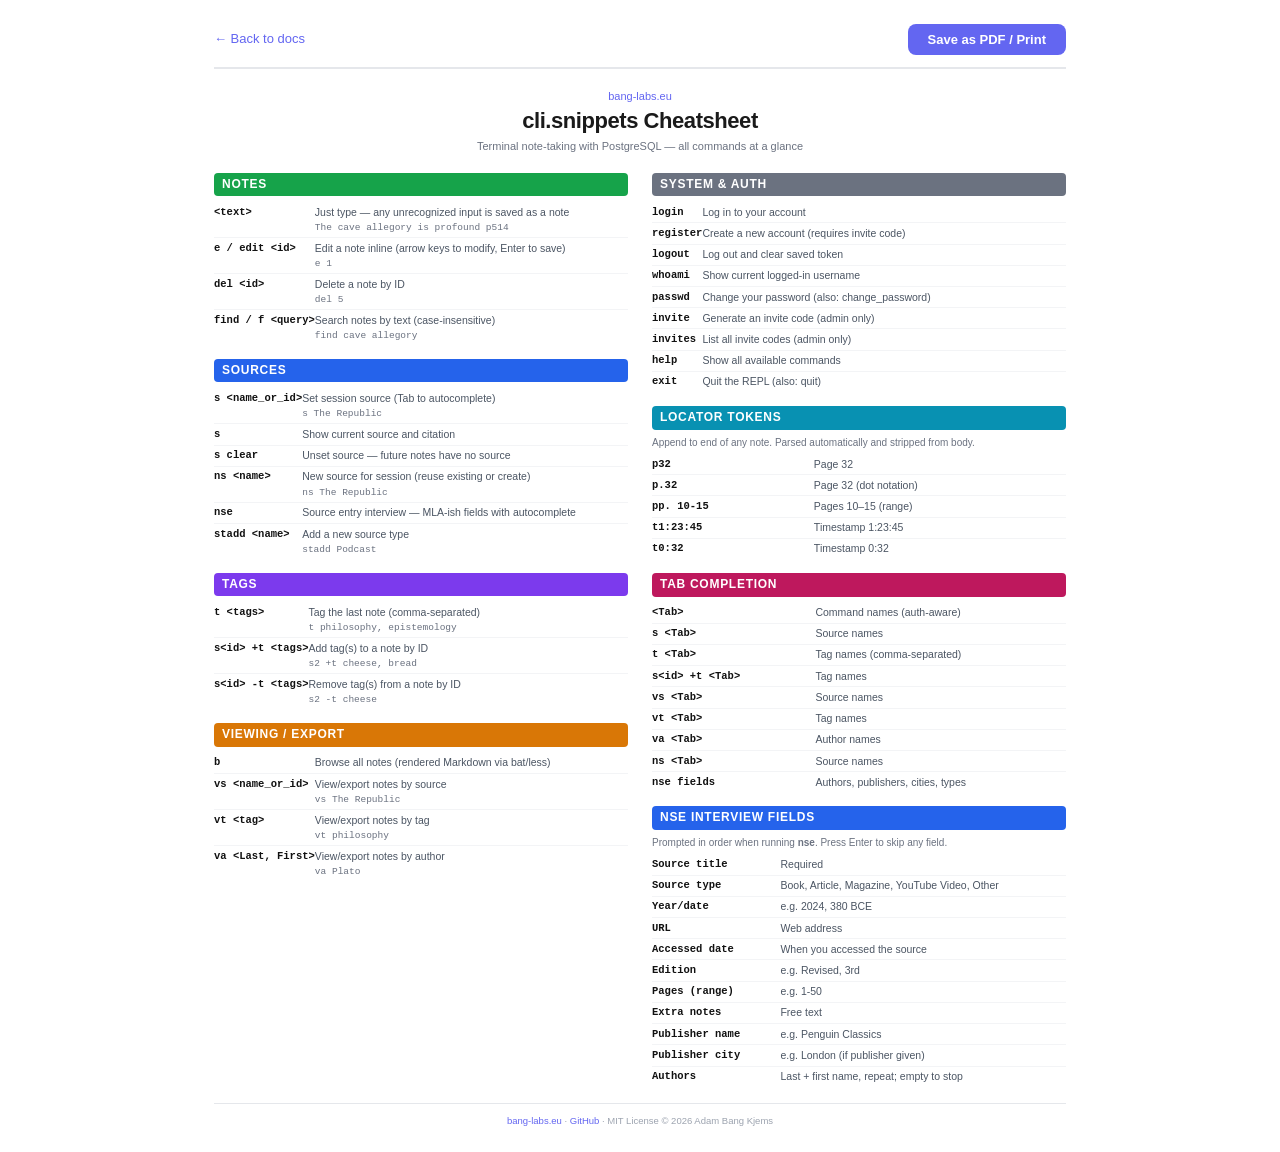
<file: docs/cheatsheet.html>
<!DOCTYPE html>
<html lang="en">
<head>
<meta charset="UTF-8">
<meta name="viewport" content="width=device-width, initial-scale=1.0">
<title>cli.snippets — Command Cheatsheet</title>
<style>
@page {
  size: A4;
  margin: 14mm 16mm;
}
*, *::before, *::after { box-sizing: border-box; margin: 0; padding: 0; }
body {
  font-family: -apple-system, BlinkMacSystemFont, 'Segoe UI', Roboto, sans-serif;
  font-size: 11px;
  line-height: 1.45;
  color: #1a1a1a;
  background: #fff;
  padding: 24px;
  max-width: 900px;
  margin: 0 auto;
}
code, .mono {
  font-family: 'SF Mono', 'Cascadia Code', 'Fira Code', 'JetBrains Mono', 'Consolas', monospace;
}

/* ─── Screen-only chrome ─── */
.screen-only { }
@media print { .screen-only { display: none !important; } }

.topbar {
  display: flex;
  align-items: center;
  justify-content: space-between;
  margin-bottom: 20px;
  padding-bottom: 12px;
  border-bottom: 2px solid #e5e7eb;
}
.topbar-left a {
  font-size: 13px;
  color: #6366f1;
  text-decoration: none;
}
.topbar-left a:hover { text-decoration: underline; }
.print-btn {
  background: #6366f1;
  color: #fff;
  border: none;
  border-radius: 8px;
  padding: 8px 20px;
  font-size: 13px;
  font-weight: 600;
  cursor: pointer;
  transition: background 0.2s;
}
.print-btn:hover { background: #4f46e5; }

/* ─── Header ─── */
.header {
  text-align: center;
  margin-bottom: 18px;
  page-break-after: avoid;
}
.header h1 {
  font-size: 22px;
  font-weight: 800;
  letter-spacing: -0.02em;
  margin-bottom: 2px;
}
.header .org {
  font-size: 11px;
  color: #6366f1;
  font-weight: 500;
}
.header .subtitle {
  font-size: 11px;
  color: #6b7280;
  margin-top: 2px;
}

/* ─── Two-column layout ─── */
.columns {
  column-count: 2;
  column-gap: 24px;
}
@media (max-width: 600px) {
  .columns { column-count: 1; }
}

/* ─── Section blocks ─── */
.section {
  break-inside: avoid;
  margin-bottom: 14px;
}
.section h2 {
  font-size: 12px;
  font-weight: 700;
  text-transform: uppercase;
  letter-spacing: 0.06em;
  color: #fff;
  padding: 3px 8px;
  border-radius: 4px;
  margin-bottom: 6px;
}
.section h2.cat-notes { background: #16a34a; }
.section h2.cat-sources { background: #2563eb; }
.section h2.cat-tags { background: #7c3aed; }
.section h2.cat-viewing { background: #d97706; }
.section h2.cat-system { background: #6b7280; }
.section h2.cat-locators { background: #0891b2; }
.section h2.cat-autocomplete { background: #be185d; }

/* ─── Command rows ─── */
.cmd-table {
  width: 100%;
  border-collapse: collapse;
}
.cmd-table td {
  padding: 2.5px 0;
  vertical-align: top;
  border-bottom: 1px solid #f3f4f6;
}
.cmd-table tr:last-child td { border-bottom: none; }
.cmd-syntax {
  font-family: 'SF Mono', 'Cascadia Code', 'Fira Code', monospace;
  font-size: 10.5px;
  font-weight: 600;
  color: #111;
  white-space: nowrap;
  padding-right: 10px;
  width: 1%;
}
.cmd-desc {
  font-size: 10.5px;
  color: #4b5563;
}
.cmd-example {
  font-family: 'SF Mono', 'Cascadia Code', 'Fira Code', monospace;
  font-size: 9.5px;
  color: #6b7280;
  display: block;
  margin-top: 1px;
}

/* ─── Locator & Autocomplete tables ─── */
.ref-table {
  width: 100%;
  border-collapse: collapse;
}
.ref-table td {
  padding: 2.5px 0;
  vertical-align: top;
  border-bottom: 1px solid #f3f4f6;
  font-size: 10.5px;
}
.ref-table tr:last-child td { border-bottom: none; }
.ref-table .mono {
  font-size: 10.5px;
  font-weight: 600;
  color: #111;
  white-space: nowrap;
  padding-right: 10px;
}
.ref-table .desc { color: #4b5563; }
.section-note { font-size: 10px; color: #6b7280; margin-bottom: 4px; }

/* ─── Footer ─── */
.footer {
  margin-top: 16px;
  padding-top: 10px;
  border-top: 1px solid #e5e7eb;
  text-align: center;
  font-size: 9.5px;
  color: #9ca3af;
}
.footer a { color: #6366f1; text-decoration: none; }
</style>
</head>
<body>

<!-- Screen-only toolbar -->
<div class="topbar screen-only">
  <div class="topbar-left">
    <a href="index.html">&larr; Back to docs</a>
  </div>
  <button class="print-btn" onclick="window.print()">Save as PDF / Print</button>
</div>

<!-- Header -->
<div class="header">
  <div class="org">bang-labs.eu</div>
  <h1>cli.snippets Cheatsheet</h1>
  <div class="subtitle">Terminal note-taking with PostgreSQL &mdash; all commands at a glance</div>
</div>

<!-- Two-column command reference -->
<div class="columns">

  <!-- Notes -->
  <div class="section">
    <h2 class="cat-notes">Notes</h2>
    <table class="cmd-table">
      <tr>
        <td class="cmd-syntax">&lt;text&gt;</td>
        <td class="cmd-desc">Just type &mdash; any unrecognized input is saved as a note<span class="cmd-example">The cave allegory is profound p514</span></td>
      </tr>
      <tr>
        <td class="cmd-syntax">e / edit &lt;id&gt;</td>
        <td class="cmd-desc">Edit a note inline (arrow keys to modify, Enter to save)<span class="cmd-example">e 1</span></td>
      </tr>
      <tr>
        <td class="cmd-syntax">del &lt;id&gt;</td>
        <td class="cmd-desc">Delete a note by ID<span class="cmd-example">del 5</span></td>
      </tr>
      <tr>
        <td class="cmd-syntax">find / f &lt;query&gt;</td>
        <td class="cmd-desc">Search notes by text (case-insensitive)<span class="cmd-example">find cave allegory</span></td>
      </tr>
    </table>
  </div>

  <!-- Sources -->
  <div class="section">
    <h2 class="cat-sources">Sources</h2>
    <table class="cmd-table">
      <tr>
        <td class="cmd-syntax">s &lt;name_or_id&gt;</td>
        <td class="cmd-desc">Set session source (Tab to autocomplete)<span class="cmd-example">s The Republic</span></td>
      </tr>
      <tr>
        <td class="cmd-syntax">s</td>
        <td class="cmd-desc">Show current source and citation</td>
      </tr>
      <tr>
        <td class="cmd-syntax">s clear</td>
        <td class="cmd-desc">Unset source &mdash; future notes have no source</td>
      </tr>
      <tr>
        <td class="cmd-syntax">ns &lt;name&gt;</td>
        <td class="cmd-desc">New source for session (reuse existing or create)<span class="cmd-example">ns The Republic</span></td>
      </tr>
      <tr>
        <td class="cmd-syntax">nse</td>
        <td class="cmd-desc">Source entry interview &mdash; MLA-ish fields with autocomplete</td>
      </tr>
      <tr>
        <td class="cmd-syntax">stadd &lt;name&gt;</td>
        <td class="cmd-desc">Add a new source type<span class="cmd-example">stadd Podcast</span></td>
      </tr>
    </table>
  </div>

  <!-- Tags -->
  <div class="section">
    <h2 class="cat-tags">Tags</h2>
    <table class="cmd-table">
      <tr>
        <td class="cmd-syntax">t &lt;tags&gt;</td>
        <td class="cmd-desc">Tag the last note (comma-separated)<span class="cmd-example">t philosophy, epistemology</span></td>
      </tr>
      <tr>
        <td class="cmd-syntax">s&lt;id&gt; +t &lt;tags&gt;</td>
        <td class="cmd-desc">Add tag(s) to a note by ID<span class="cmd-example">s2 +t cheese, bread</span></td>
      </tr>
      <tr>
        <td class="cmd-syntax">s&lt;id&gt; -t &lt;tags&gt;</td>
        <td class="cmd-desc">Remove tag(s) from a note by ID<span class="cmd-example">s2 -t cheese</span></td>
      </tr>
    </table>
  </div>

  <!-- Viewing / Export -->
  <div class="section">
    <h2 class="cat-viewing">Viewing / Export</h2>
    <table class="cmd-table">
      <tr>
        <td class="cmd-syntax">b</td>
        <td class="cmd-desc">Browse all notes (rendered Markdown via bat/less)</td>
      </tr>
      <tr>
        <td class="cmd-syntax">vs &lt;name_or_id&gt;</td>
        <td class="cmd-desc">View/export notes by source<span class="cmd-example">vs The Republic</span></td>
      </tr>
      <tr>
        <td class="cmd-syntax">vt &lt;tag&gt;</td>
        <td class="cmd-desc">View/export notes by tag<span class="cmd-example">vt philosophy</span></td>
      </tr>
      <tr>
        <td class="cmd-syntax">va &lt;Last, First&gt;</td>
        <td class="cmd-desc">View/export notes by author<span class="cmd-example">va Plato</span></td>
      </tr>
    </table>
  </div>

  <!-- System & Auth -->
  <div class="section">
    <h2 class="cat-system">System &amp; Auth</h2>
    <table class="cmd-table">
      <tr>
        <td class="cmd-syntax">login</td>
        <td class="cmd-desc">Log in to your account</td>
      </tr>
      <tr>
        <td class="cmd-syntax">register</td>
        <td class="cmd-desc">Create a new account (requires invite code)</td>
      </tr>
      <tr>
        <td class="cmd-syntax">logout</td>
        <td class="cmd-desc">Log out and clear saved token</td>
      </tr>
      <tr>
        <td class="cmd-syntax">whoami</td>
        <td class="cmd-desc">Show current logged-in username</td>
      </tr>
      <tr>
        <td class="cmd-syntax">passwd</td>
        <td class="cmd-desc">Change your password (also: change_password)</td>
      </tr>
      <tr>
        <td class="cmd-syntax">invite</td>
        <td class="cmd-desc">Generate an invite code (admin only)</td>
      </tr>
      <tr>
        <td class="cmd-syntax">invites</td>
        <td class="cmd-desc">List all invite codes (admin only)</td>
      </tr>
      <tr>
        <td class="cmd-syntax">help</td>
        <td class="cmd-desc">Show all available commands</td>
      </tr>
      <tr>
        <td class="cmd-syntax">exit</td>
        <td class="cmd-desc">Quit the REPL (also: quit)</td>
      </tr>
    </table>
  </div>

  <!-- Locator Tokens -->
  <div class="section">
    <h2 class="cat-locators">Locator Tokens</h2>
    <p class="section-note">Append to end of any note. Parsed automatically and stripped from body.</p>
    <table class="ref-table">
      <tr>
        <td class="mono">p32</td>
        <td class="desc">Page 32</td>
      </tr>
      <tr>
        <td class="mono">p.32</td>
        <td class="desc">Page 32 (dot notation)</td>
      </tr>
      <tr>
        <td class="mono">pp. 10-15</td>
        <td class="desc">Pages 10&ndash;15 (range)</td>
      </tr>
      <tr>
        <td class="mono">t1:23:45</td>
        <td class="desc">Timestamp 1:23:45</td>
      </tr>
      <tr>
        <td class="mono">t0:32</td>
        <td class="desc">Timestamp 0:32</td>
      </tr>
    </table>
  </div>

  <!-- Tab Completion -->
  <div class="section">
    <h2 class="cat-autocomplete">Tab Completion</h2>
    <table class="ref-table">
      <tr>
        <td class="mono">&lt;Tab&gt;</td>
        <td class="desc">Command names (auth-aware)</td>
      </tr>
      <tr>
        <td class="mono">s &lt;Tab&gt;</td>
        <td class="desc">Source names</td>
      </tr>
      <tr>
        <td class="mono">t &lt;Tab&gt;</td>
        <td class="desc">Tag names (comma-separated)</td>
      </tr>
      <tr>
        <td class="mono">s&lt;id&gt; +t &lt;Tab&gt;</td>
        <td class="desc">Tag names</td>
      </tr>
      <tr>
        <td class="mono">vs &lt;Tab&gt;</td>
        <td class="desc">Source names</td>
      </tr>
      <tr>
        <td class="mono">vt &lt;Tab&gt;</td>
        <td class="desc">Tag names</td>
      </tr>
      <tr>
        <td class="mono">va &lt;Tab&gt;</td>
        <td class="desc">Author names</td>
      </tr>
      <tr>
        <td class="mono">ns &lt;Tab&gt;</td>
        <td class="desc">Source names</td>
      </tr>
      <tr>
        <td class="mono">nse fields</td>
        <td class="desc">Authors, publishers, cities, types</td>
      </tr>
    </table>
  </div>

  <!-- NSE Interview Fields -->
  <div class="section">
    <h2 class="cat-sources">NSE Interview Fields</h2>
    <p class="section-note">Prompted in order when running <strong>nse</strong>. Press Enter to skip any field.</p>
    <table class="ref-table">
      <tr><td class="mono">Source title</td><td class="desc">Required</td></tr>
      <tr><td class="mono">Source type</td><td class="desc">Book, Article, Magazine, YouTube Video, Other</td></tr>
      <tr><td class="mono">Year/date</td><td class="desc">e.g. 2024, 380 BCE</td></tr>
      <tr><td class="mono">URL</td><td class="desc">Web address</td></tr>
      <tr><td class="mono">Accessed date</td><td class="desc">When you accessed the source</td></tr>
      <tr><td class="mono">Edition</td><td class="desc">e.g. Revised, 3rd</td></tr>
      <tr><td class="mono">Pages (range)</td><td class="desc">e.g. 1-50</td></tr>
      <tr><td class="mono">Extra notes</td><td class="desc">Free text</td></tr>
      <tr><td class="mono">Publisher name</td><td class="desc">e.g. Penguin Classics</td></tr>
      <tr><td class="mono">Publisher city</td><td class="desc">e.g. London (if publisher given)</td></tr>
      <tr><td class="mono">Authors</td><td class="desc">Last + first name, repeat; empty to stop</td></tr>
    </table>
  </div>

</div>

<!-- Footer -->
<div class="footer">
  <a href="https://bang-labs.eu">bang-labs.eu</a> &middot;
  <a href="https://github.com/banglabs-eu/cli.snippets">GitHub</a> &middot;
  MIT License &copy; 2026 Adam Bang Kjems
</div>

</body>
</html>
</file>
<file: docs/shared.css>
/* ─── shared.css — common variables, reset, fonts ─── */

@import url('https://fonts.googleapis.com/css2?family=Inter:wght@400;500;600;700&family=Playfair+Display:wght@700&family=JetBrains+Mono:wght@400;500&display=swap');

/* ─── Variables ─── */
:root {
  --bg: #0a0e17;
  --bg-raised: #0f1520;
  --bg-card: #141c2b;
  --bg-card-hover: #1a2438;
  --border: #1e293b;
  --border-light: #2a3a50;
  --text: #eaf0f6;
  --text-dim: #7a8ba0;
  --text-faint: #4a5568;
  --accent: #6366f1;
  --accent-light: #818cf8;
  --accent-glow: rgba(99, 102, 241, 0.15);
  --green: #22ee88;
  --green-dim: #1a9960;
  --green-glow: rgba(34, 238, 136, 0.10);
  --amber: #f59e0b;
  --blue: #5588ee;
  --purple: #9977ee;
  --rose: #ee4466;
  --cyan: #44ccbb;
  --nav-scrolled-bg: rgba(10, 14, 23, 0.85);
  --nav-mobile-bg: rgba(10, 14, 23, 0.97);
  --shadow-dropdown: rgba(0, 0, 0, 0.4);
  --font-display: 'Playfair Display', Georgia, 'Times New Roman', serif;
  --font-body: 'Inter', -apple-system, BlinkMacSystemFont, 'Segoe UI', sans-serif;
  --font-mono: 'JetBrains Mono', 'Fira Code', 'Cascadia Code', monospace;
  --radius-sm: 4px;
  --radius-md: 8px;
  --radius-lg: 10px;
  --transition: 0.2s;
}

/* ─── Reset ─── */
*, *::before, *::after { box-sizing: border-box; margin: 0; padding: 0; }
html { scroll-behavior: smooth; scroll-padding-top: 70px; }
body {
  font-family: var(--font-body);
  background: var(--bg);
  color: var(--text);
  line-height: 1.6;
  overflow-x: hidden;
  -webkit-font-smoothing: antialiased;
  -moz-osx-font-smoothing: grayscale;
}

/* ─── Scrollbar ─── */
::-webkit-scrollbar { width: 6px; }
::-webkit-scrollbar-track { background: var(--bg); }
::-webkit-scrollbar-thumb { background: var(--border); border-radius: 3px; }

/* ─── Utilities ─── */
.mono { font-family: var(--font-mono); }

/* ─── Light mode ─── */
[data-theme="light"],
:root:not([data-theme="dark"]):is(.prefers-light) {
  --bg: #f8fafc;
  --bg-raised: #f1f5f9;
  --bg-card: #ffffff;
  --bg-card-hover: #f1f5f9;
  --border: #e2e8f0;
  --border-light: #cbd5e1;
  --text: #1e293b;
  --text-dim: #64748b;
  --text-faint: #94a3b8;
  --accent-light: #4f46e5;
  --accent-glow: rgba(99, 102, 241, 0.1);
  --green: #16a34a;
  --green-dim: #15803d;
  --green-glow: rgba(22, 163, 74, 0.12);
  --amber: #d97706;
  --blue: #3b82f6;
  --purple: #7c3aed;
  --rose: #e11d48;
  --cyan: #0d9488;
  --nav-scrolled-bg: rgba(248, 250, 252, 0.85);
  --nav-mobile-bg: rgba(248, 250, 252, 0.97);
  --shadow-dropdown: rgba(0, 0, 0, 0.1);
}
</file>
<file: docs/index.css>
/* ─── index.css — styles for index.html ─── */

/* ─── Background glows ─── */
.bg-glow {
  position: fixed;
  border-radius: 50%;
  filter: blur(140px);
  pointer-events: none;
  z-index: -1;
}
.bg-glow-1 {
  width: 600px; height: 600px;
  background: var(--accent);
  opacity: 0.045;
  top: -200px; right: -100px;
  animation: drift1 25s ease-in-out infinite;
}
.bg-glow-2 {
  width: 500px; height: 500px;
  background: var(--blue);
  opacity: 0.04;
  bottom: 20%; left: -150px;
  animation: drift2 30s ease-in-out infinite;
}
.bg-glow-3 {
  width: 400px; height: 400px;
  background: var(--accent-light);
  opacity: 0.03;
  top: 55%; right: 5%;
  animation: drift3 20s ease-in-out infinite;
}
@keyframes drift1 { 0%, 100% { transform: translate(0, 0); } 50% { transform: translate(30px, 20px); } }
@keyframes drift2 { 0%, 100% { transform: translate(0, 0); } 50% { transform: translate(20px, -30px); } }
@keyframes drift3 { 0%, 100% { transform: translate(0, 0); } 50% { transform: translate(-25px, 15px); } }

/* ─── Navigation ─── */
nav {
  position: fixed; top: 0; left: 0; right: 0;
  z-index: 1000;
  background: rgba(11, 11, 17, 0.88);
  backdrop-filter: blur(16px);
  -webkit-backdrop-filter: blur(16px);
  border-bottom: 1px solid var(--border);
  padding: 0 28px;
  height: 56px;
  display: flex;
  align-items: center;
  justify-content: space-between;
}
.nav-brand {
  display: flex;
  align-items: center;
  gap: 12px;
}
.nav-logo {
  display: flex;
  align-items: center;
  gap: 10px;
  text-decoration: none;
  color: var(--text);
}
.logo-mark {
  display: flex;
  align-items: center;
  justify-content: center;
  min-width: 34px;
  height: 34px;
  padding: 0 6px;
  background: var(--accent);
  color: var(--bg);
  font-family: var(--font-mono);
  font-weight: 700;
  font-size: 16px;
  border-radius: var(--radius-md);
  letter-spacing: -1px;
}
.logo-text {
  font-family: var(--font-display);
  font-size: 20px;
  font-weight: 700;
}
.nav-links { display: flex; gap: 20px; list-style: none; align-items: center; }
.nav-links a {
  color: var(--text-dim);
  text-decoration: none;
  font-size: 13px;
  padding: 4px 0;
  border-bottom: 2px solid transparent;
  transition: color var(--transition), border-color var(--transition);
}
.nav-links a:hover, .nav-links a.active {
  color: var(--text);
  border-bottom-color: var(--accent);
}
.cheatsheet-link {
  border: 1px solid var(--border) !important;
  border-radius: 6px !important;
  padding: 3px 10px !important;
  font-size: 11px !important;
  border-bottom: 1px solid var(--border) !important;
  transition: border-color var(--transition), background var(--transition), color var(--transition) !important;
}
.cheatsheet-link:hover {
  border-color: var(--accent) !important;
  background: var(--accent-glow) !important;
  color: #fff !important;
}
.hamburger {
  display: none;
  background: none;
  border: none;
  color: var(--text);
  font-size: 22px;
  cursor: pointer;
  padding: 4px;
}
@media (max-width: 768px) {
  .hamburger { display: block; }
  .nav-links {
    display: none;
    position: absolute;
    top: 56px; left: 0; right: 0;
    background: var(--bg-raised);
    border-bottom: 1px solid var(--border);
    flex-direction: column;
    padding: 16px 28px;
    gap: 12px;
  }
  .nav-links.open { display: flex; }
}

/* ─── Sections ─── */
section {
  max-width: 1080px;
  margin: 0 auto;
  padding: 100px 28px;
}
.section-label {
  font-family: var(--font-mono);
  font-size: 11px;
  letter-spacing: 0.12em;
  text-transform: uppercase;
  color: var(--accent);
  display: block;
  margin-bottom: 12px;
}
.section-title {
  font-family: var(--font-display);
  font-size: clamp(28px, 4vw, 44px);
  font-weight: 600;
  color: var(--text);
  line-height: 1.15;
  margin-bottom: 8px;
}
.section-subtitle {
  color: var(--text-dim);
  font-size: 15px;
  margin-bottom: 48px;
  max-width: 520px;
}

/* ─── Scroll reveal ─── */
.fade-in {
  opacity: 0;
  transform: translateY(20px);
  transition: opacity 0.65s cubic-bezier(0.16, 1, 0.3, 1), transform 0.65s cubic-bezier(0.16, 1, 0.3, 1);
}
.fade-in.visible {
  opacity: 1;
  transform: translateY(0);
}

/* ─── Hero ─── */
#hero {
  padding-top: 130px;
  padding-bottom: 80px;
  text-align: center;
  position: relative;
}
#hero::before {
  content: '\201C';
  position: absolute;
  font-family: var(--font-display);
  font-size: min(40vw, 420px);
  color: var(--border);
  opacity: 0.35;
  top: 40px;
  left: 50%;
  transform: translateX(-50%);
  line-height: 1;
  pointer-events: none;
  user-select: none;
}
.hero-org-badge {
  display: inline-flex;
  align-items: center;
  gap: 8px;
  margin-bottom: 24px;
  padding: 5px 16px;
  border-radius: 20px;
  background: var(--accent-glow);
  border: 1px solid rgba(245, 158, 11, 0.25);
  text-decoration: none;
  transition: background var(--transition), border-color var(--transition);
}
.hero-org-badge:hover {
  background: rgba(245, 158, 11, 0.2);
  border-color: rgba(245, 158, 11, 0.4);
}
.hero-org-badge .org-name {
  font-size: 13px;
  font-weight: 600;
  background: linear-gradient(135deg, #fef3c7, #f59e0b, #d97706);
  -webkit-background-clip: text;
  -webkit-text-fill-color: transparent;
  background-clip: text;
}
.hero-org-badge .org-sep { color: rgba(245, 158, 11, 0.35); font-size: 13px; }
.hero-org-badge .org-project { font-size: 12px; color: var(--text-dim); }
.hero-title {
  font-family: var(--font-display);
  font-size: clamp(42px, 7.5vw, 80px);
  font-weight: 600;
  line-height: 1.05;
  margin-bottom: 20px;
  color: var(--text);
  position: relative;
  z-index: 1;
}
.hero-title em {
  font-style: italic;
  color: var(--green);
  -webkit-text-fill-color: var(--green);
}
.hero-subtitle {
  font-family: var(--font-body);
  font-size: clamp(15px, 2vw, 18px);
  color: var(--text-dim);
  max-width: 540px;
  margin: 0 auto 56px;
  line-height: 1.65;
  position: relative;
  z-index: 1;
}

/* ─── Terminal ─── */
.terminal {
  max-width: 760px;
  margin: 0 auto;
  background: #0e0e16;
  border-radius: 14px;
  border: 1px solid var(--border);
  overflow: hidden;
  text-align: left;
  position: relative;
  box-shadow:
    0 0 0 1px rgba(34, 238, 136, 0.06),
    0 0 50px rgba(34, 238, 136, 0.04),
    0 0 120px rgba(34, 238, 136, 0.02),
    0 24px 64px rgba(0, 0, 0, 0.5);
}
.terminal::after {
  content: '';
  position: absolute;
  inset: 0;
  background: repeating-linear-gradient(
    0deg,
    transparent 0px,
    transparent 3px,
    rgba(0, 0, 0, 0.012) 3px,
    rgba(0, 0, 0, 0.012) 6px
  );
  pointer-events: none;
  border-radius: inherit;
  z-index: 2;
}
.terminal-titlebar {
  background: var(--bg-card);
  padding: 11px 16px;
  display: flex;
  align-items: center;
  gap: 8px;
  border-bottom: 1px solid var(--border);
  position: relative;
  z-index: 1;
}
.terminal-dot { width: 11px; height: 11px; border-radius: 50%; }
.terminal-dot.red { background: #ff5f56; }
.terminal-dot.yellow { background: #ffbd2e; }
.terminal-dot.green { background: #27c93f; }
.terminal-titlebar-text {
  flex: 1;
  text-align: center;
  font-family: var(--font-mono);
  font-size: 11px;
  color: var(--text-faint);
  letter-spacing: 0.03em;
}
.terminal-body {
  padding: 16px;
  min-height: 380px;
  max-height: 480px;
  overflow-y: auto;
  font-family: var(--font-mono);
  font-size: 13px;
  line-height: 1.55;
  position: relative;
  z-index: 1;
}
.terminal-body::-webkit-scrollbar { width: 5px; }
.terminal-body::-webkit-scrollbar-thumb { background: var(--border); border-radius: 3px; }
.terminal-line { white-space: pre-wrap; word-break: break-word; }
.terminal-line.output { color: var(--text-dim); }
.terminal-line.success { color: var(--green); }
.terminal-line.info { color: var(--cyan); }
.terminal-line.error { color: var(--rose); }
.terminal-line.accent { color: var(--amber); }
.terminal-line.dim { color: #3d3d50; }
.terminal-input-line { display: flex; align-items: center; }
.terminal-prompt {
  color: var(--green);
  white-space: nowrap;
  margin-right: 4px;
  text-shadow: 0 0 12px rgba(34, 238, 136, 0.3);
}
.terminal-input {
  flex: 1;
  background: none;
  border: none;
  color: var(--text);
  font-family: var(--font-mono);
  font-size: 13px;
  outline: none;
  caret-color: var(--green);
}
.terminal-cursor {
  display: inline-block;
  width: 8px;
  height: 15px;
  background: var(--green);
  animation: blink 1s step-end infinite;
  vertical-align: text-bottom;
  box-shadow: 0 0 8px rgba(34, 238, 136, 0.4);
}
@keyframes blink { 50% { opacity: 0; } }
.terminal-click-hint {
  text-align: center;
  padding: 8px;
  font-size: 11px;
  color: var(--text-faint);
  border-top: 1px solid var(--border);
  font-family: var(--font-mono);
  letter-spacing: 0.04em;
  position: relative;
  z-index: 1;
}

/* ─── Card base ─── */
.card {
  background: var(--bg-card);
  border: 1px solid var(--border);
  border-radius: var(--radius-lg);
  transition: border-color var(--transition), box-shadow var(--transition);
}
.card:hover {
  border-color: var(--border-light);
  box-shadow: 0 4px 16px rgba(0, 0, 0, 0.15);
}

/* ─── Badge base ─── */
.badge {
  font-family: var(--font-mono);
  font-size: 10px;
  padding: 2px 8px;
  border-radius: var(--radius-sm);
  font-weight: 700;
  letter-spacing: 0.03em;
}
.badge-notes { background: var(--accent-glow); color: var(--accent); }
.badge-sources { background: rgba(85, 136, 238, 0.1); color: var(--blue); }
.badge-tags { background: rgba(153, 119, 238, 0.1); color: var(--purple); }
.badge-viewing { background: rgba(238, 166, 34, 0.1); color: var(--amber); }
.badge-system { background: rgba(144, 138, 130, 0.1); color: var(--text-dim); }

/* ─── Features ─── */
.features-grid {
  display: grid;
  grid-template-columns: repeat(3, 1fr);
  gap: 18px;
}
@media (max-width: 768px) { .features-grid { grid-template-columns: repeat(2, 1fr); } }
@media (max-width: 480px) { .features-grid { grid-template-columns: 1fr; } }
.feature-card {
  border-left: 3px solid var(--accent);
  border-radius: 2px var(--radius-lg) var(--radius-lg) 2px;
  padding: 22px;
  transition: transform 0.25s cubic-bezier(0.16, 1, 0.3, 1), border-color 0.25s, box-shadow 0.25s;
}
.feature-card:nth-child(3n+2) { border-left-color: var(--accent-light); }
.feature-card:nth-child(3n) { border-left-color: var(--blue); }
.feature-card:hover {
  transform: translateY(-3px);
  box-shadow: 0 8px 28px rgba(0, 0, 0, 0.25);
}
.feature-icon {
  font-size: 24px;
  margin-bottom: 10px;
  display: block;
  filter: grayscale(0.1);
}
.feature-card h3 {
  font-family: var(--font-display);
  font-size: 18px;
  font-weight: 600;
  margin-bottom: 6px;
  color: var(--text);
}
.feature-card p {
  font-size: 13px;
  color: var(--text-dim);
  line-height: 1.55;
}
.feature-card code {
  font-family: var(--font-mono);
  font-size: 12px;
  color: var(--accent);
  background: var(--accent-glow);
  padding: 1px 5px;
  border-radius: 3px;
}

/* ─── Commands ─── */
.commands-toolbar {
  display: flex;
  gap: 10px;
  margin-bottom: 24px;
  flex-wrap: wrap;
  align-items: center;
}
.commands-search {
  flex: 1;
  min-width: 180px;
  background: var(--bg-card);
  border: 1px solid var(--border);
  border-radius: var(--radius-md);
  padding: 9px 14px;
  color: var(--text);
  font-family: var(--font-body);
  font-size: 13px;
  outline: none;
  transition: border-color var(--transition), box-shadow var(--transition);
}
.commands-search:focus {
  border-color: var(--accent);
  box-shadow: 0 0 0 3px var(--accent-glow);
}
.commands-search::placeholder { color: var(--text-faint); }
.filter-btn {
  background: var(--bg-card);
  border: 1px solid var(--border);
  border-radius: var(--radius-md);
  padding: 7px 14px;
  color: var(--text-faint);
  font-family: var(--font-mono);
  font-size: 11px;
  letter-spacing: 0.04em;
  cursor: pointer;
  transition: all var(--transition);
}
.filter-btn:hover { border-color: var(--text-faint); color: var(--text-dim); }
.filter-btn.active {
  background: rgba(245, 158, 11, 0.2);
  border-color: var(--accent);
  color: var(--accent-light);
}
.commands-grid {
  display: grid;
  grid-template-columns: repeat(2, 1fr);
  gap: 14px;
}
@media (max-width: 768px) { .commands-grid { grid-template-columns: 1fr; } }
.command-card {
  padding: 16px;
}
.command-card.hidden { display: none; }
.command-syntax {
  font-family: var(--font-mono);
  font-size: 13px;
  color: var(--accent);
  margin-bottom: 4px;
}
.command-desc {
  font-size: 13px;
  color: var(--text-dim);
  margin-bottom: 10px;
  line-height: 1.45;
}
.command-meta {
  display: flex;
  align-items: center;
  justify-content: space-between;
  gap: 8px;
}
.command-try {
  font-family: var(--font-mono);
  font-size: 11px;
  color: var(--cyan);
  cursor: pointer;
  text-decoration: none;
  opacity: 0.6;
  transition: opacity var(--transition);
}
.command-try:hover { opacity: 1; text-decoration: underline; }

/* ─── Schema ─── */
.schema-container {
  position: relative;
  padding: 20px 0;
}
.schema-grid {
  display: grid;
  grid-template-columns: repeat(auto-fit, minmax(210px, 1fr));
  gap: 18px;
  position: relative;
  z-index: 1;
}
.table-card {
  overflow: hidden;
}
.table-card:hover {
  box-shadow: 0 4px 20px rgba(0, 0, 0, 0.2);
}
.table-card-header {
  background: var(--bg-raised);
  padding: 10px 14px;
  font-family: var(--font-mono);
  font-weight: 700;
  font-size: 13px;
  border-bottom: 1px solid var(--border);
  display: flex;
  align-items: center;
  gap: 8px;
}
.table-card-header .table-icon { color: var(--blue); }
.table-card-fields { padding: 6px 0; }
.table-field {
  padding: 3px 14px;
  font-size: 12px;
  display: flex;
  align-items: center;
  gap: 6px;
}
.table-field code {
  font-family: var(--font-mono);
  font-size: 11px;
  color: var(--text);
}
.field-badge {
  font-family: var(--font-mono);
  font-size: 9px;
  padding: 1px 5px;
  border-radius: 3px;
  font-weight: 700;
  letter-spacing: 0.03em;
}
.field-pk { background: rgba(238, 166, 34, 0.15); color: var(--amber); }
.field-fk { background: rgba(85, 136, 238, 0.15); color: var(--blue); }
.field-type {
  color: var(--text-faint);
  font-family: var(--font-mono);
  font-size: 10px;
  margin-left: auto;
}
.schema-svg {
  position: absolute;
  top: 0; left: 0;
  width: 100%; height: 100%;
  z-index: 0;
  pointer-events: none;
}
.schema-svg line {
  stroke: var(--border-light);
  stroke-width: 1.5;
  stroke-dasharray: 5, 4;
  opacity: 0.7;
}

/* ─── Architecture ─── */
.arch-flow {
  display: flex;
  flex-direction: column;
  gap: 20px;
}
.arch-row {
  display: flex;
  justify-content: center;
  gap: 14px;
  flex-wrap: wrap;
}
.arch-card {
  padding: 14px 20px;
  min-width: 150px;
  text-align: center;
  transition: transform var(--transition), border-color var(--transition), box-shadow var(--transition);
}
.arch-card:hover {
  transform: translateY(-2px);
  box-shadow: 0 6px 20px rgba(0, 0, 0, 0.2);
}
.arch-card .filename {
  font-family: var(--font-mono);
  font-size: 13px;
  color: var(--accent);
  margin-bottom: 3px;
}
.arch-card .filedesc {
  font-size: 12px;
  color: var(--text-dim);
}
.arch-card .lines {
  font-family: var(--font-mono);
  font-size: 10px;
  color: var(--text-faint);
  margin-top: 4px;
}
.arch-arrow {
  text-align: center;
  color: var(--text-faint);
  font-size: 20px;
  line-height: 1;
  letter-spacing: 4px;
}
.arch-card.entry { border-color: rgba(245, 158, 11, 0.35); }
.arch-card.core { border-color: rgba(85, 136, 238, 0.35); }
.arch-card.data { border-color: rgba(238, 166, 34, 0.35); }
.arch-card.external {
  border-style: dashed;
  border-color: var(--text-faint);
  background: transparent;
}

/* ─── Setup ─── */
.setup-steps {
  display: flex;
  flex-direction: column;
  gap: 36px;
}
.setup-step {
  display: flex;
  gap: 20px;
  align-items: flex-start;
}
.step-number {
  width: 36px; height: 36px;
  min-width: 36px;
  background: var(--accent);
  border-radius: 50%;
  display: flex;
  align-items: center;
  justify-content: center;
  font-family: var(--font-mono);
  font-weight: 700;
  font-size: 14px;
  color: var(--bg);
  box-shadow: 0 0 16px var(--accent-glow);
}
.step-content { flex: 1; }
.step-content h3 {
  font-family: var(--font-display);
  font-size: 20px;
  font-weight: 600;
  margin-bottom: 6px;
}
.step-content p {
  color: var(--text-dim);
  font-size: 14px;
  margin-bottom: 14px;
}
.setup-note {
  margin-top: 8px;
  color: var(--text-dim);
  font-size: 0.85em;
}
.code-block {
  position: relative;
  background: var(--bg-card);
  border: 1px solid var(--border);
  border-radius: var(--radius-md);
  overflow: hidden;
}
.code-block pre {
  padding: 14px 16px;
  font-family: var(--font-mono);
  font-size: 12px;
  overflow-x: auto;
  line-height: 1.65;
  color: var(--text-dim);
}
.code-block .copy-btn {
  position: absolute;
  top: 8px; right: 8px;
  background: var(--bg-raised);
  border: 1px solid var(--border);
  border-radius: 6px;
  color: var(--text-faint);
  font-family: var(--font-mono);
  font-size: 10px;
  padding: 3px 10px;
  cursor: pointer;
  transition: all var(--transition);
  letter-spacing: 0.03em;
}
.code-block .copy-btn:hover {
  color: var(--text);
  border-color: var(--text-faint);
}

/* ─── Footer ─── */
footer {
  border-top: 1px solid var(--border);
  padding: 48px 28px;
  text-align: center;
  color: var(--text-faint);
  font-size: 13px;
}
footer a {
  color: var(--accent);
  text-decoration: none;
  transition: color var(--transition);
}
footer a:hover { color: var(--accent-light); text-decoration: underline; }
.footer-brand {
  font-size: 15px;
  font-weight: 600;
  margin-bottom: 4px;
  background: linear-gradient(135deg, #fef3c7, #f59e0b, #d97706);
  -webkit-background-clip: text;
  -webkit-text-fill-color: transparent;
  background-clip: text;
  display: inline-block;
}
.footer-links {
  display: flex;
  justify-content: center;
  gap: 20px;
  margin-top: 14px;
}
.footer-copyright {
  margin-top: 14px;
}

/* ─── Stagger children ─── */
.stagger > .fade-in:nth-child(2) { transition-delay: 60ms; }
.stagger > .fade-in:nth-child(3) { transition-delay: 120ms; }
.stagger > .fade-in:nth-child(4) { transition-delay: 180ms; }
.stagger > .fade-in:nth-child(5) { transition-delay: 240ms; }
.stagger > .fade-in:nth-child(6) { transition-delay: 300ms; }
.stagger > .fade-in:nth-child(7) { transition-delay: 360ms; }
.stagger > .fade-in:nth-child(8) { transition-delay: 420ms; }
.stagger > .fade-in:nth-child(9) { transition-delay: 480ms; }
</file>
